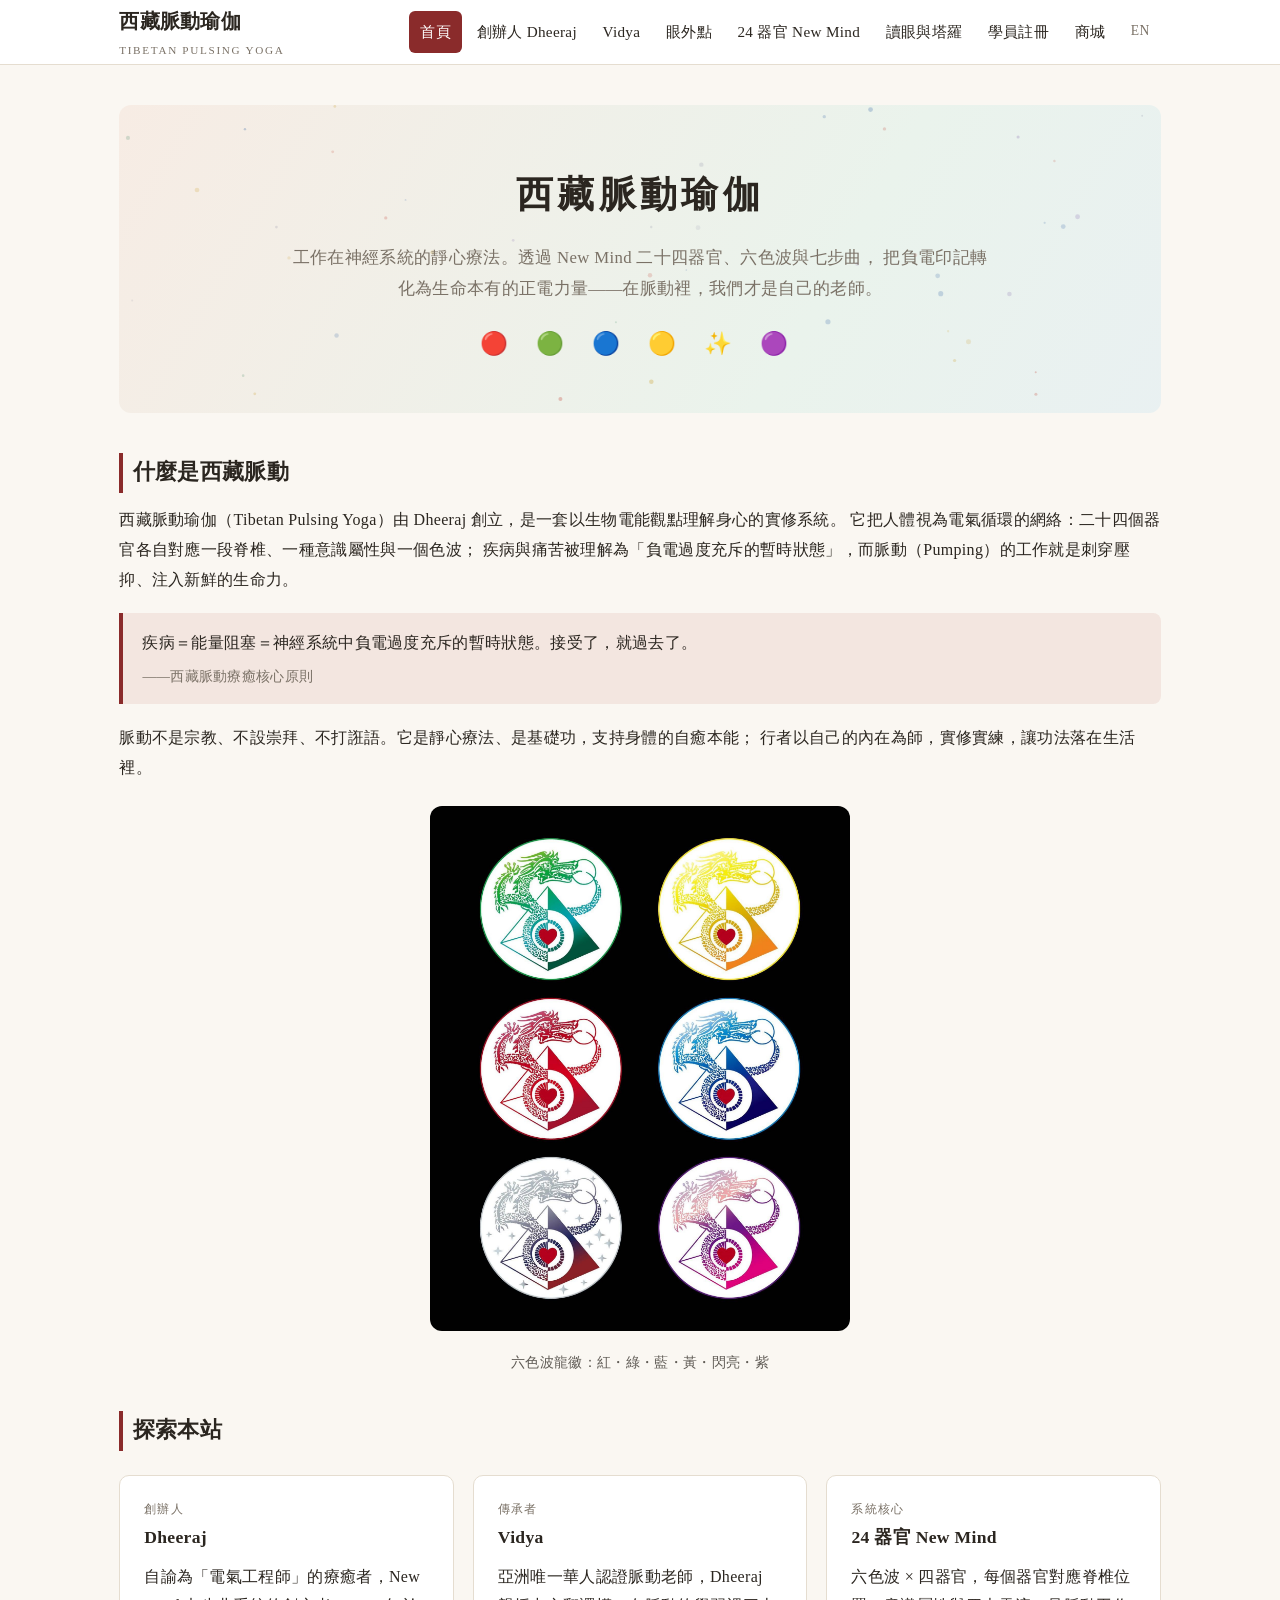
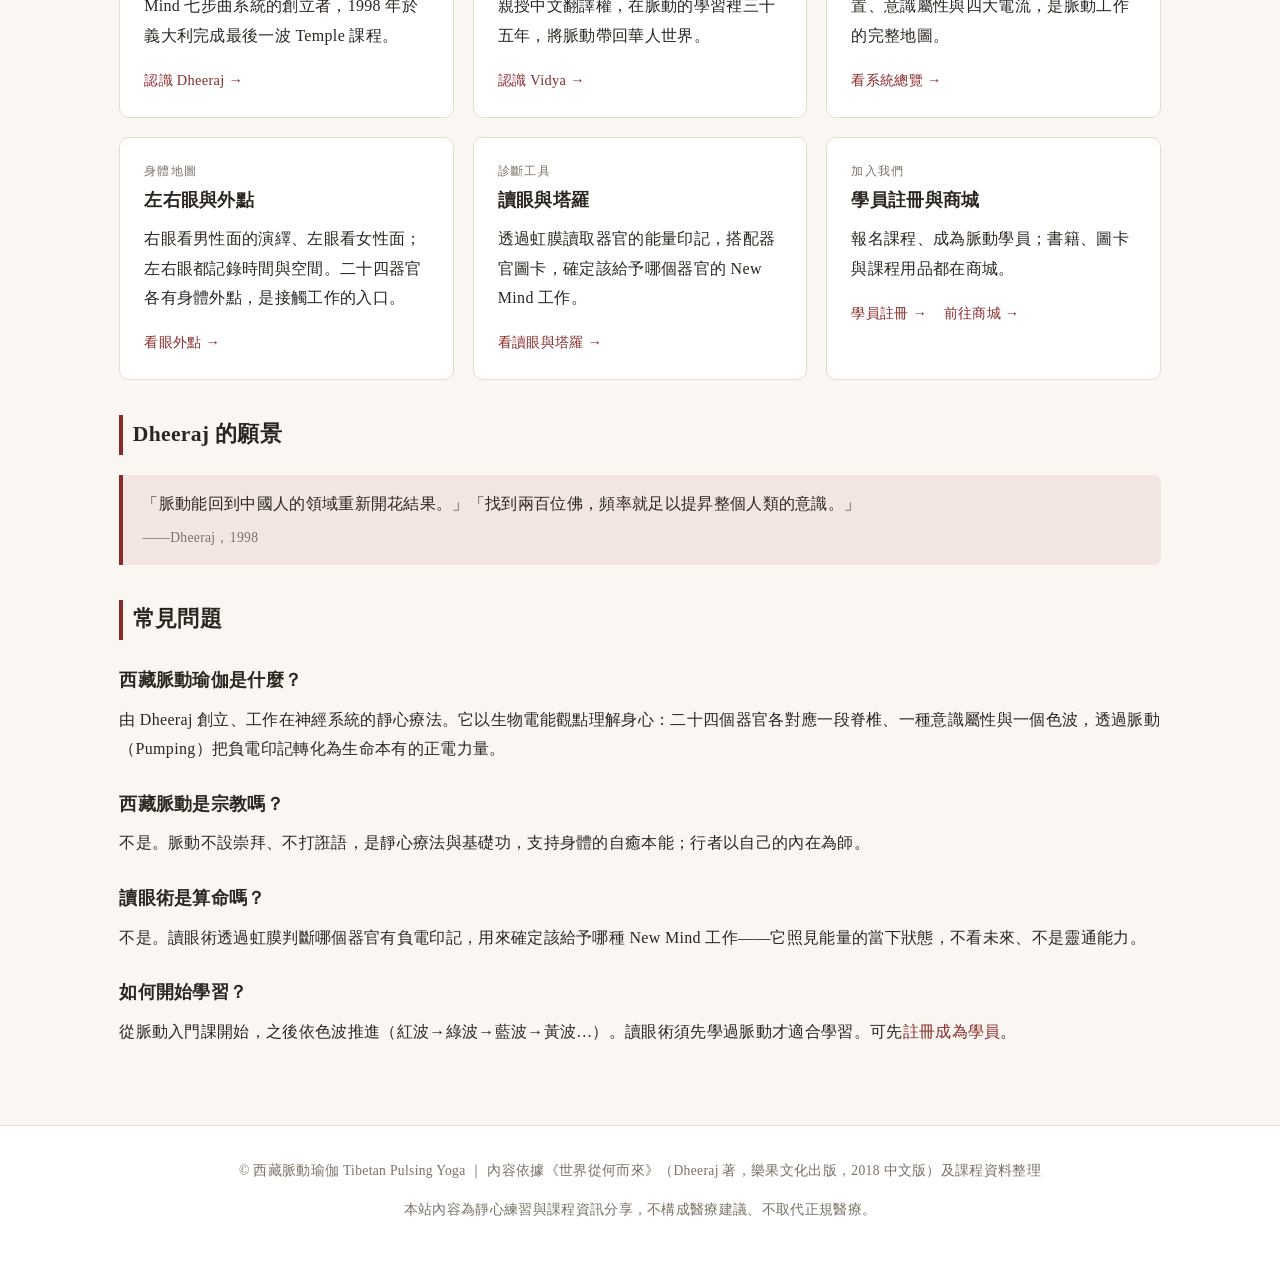
<file: index.html>
<!DOCTYPE html>
<html lang="zh-Hant">
<head>
<meta charset="UTF-8">
<meta name="viewport" content="width=device-width, initial-scale=1.0">
<title>西藏脈動瑜伽</title>
<meta name="description" content="西藏脈動瑜伽（Tibetan Pulsing Yoga）官方網站——Dheeraj 創立的西藏傳承靜心法門，透過 24 器官 New Mind、讀眼術與色波系統轉化神經系統的負電印記。課程資訊與學員註冊。">
<link rel="canonical" href="https://qmcolor700804-song.github.io/Tibetan-Pulsating-Yoga/">
<meta property="og:type" content="website">
<meta property="og:title" content="西藏脈動瑜伽">
<meta property="og:description" content="西藏脈動瑜伽（Tibetan Pulsing Yoga）官方網站——Dheeraj 創立的西藏傳承靜心法門，透過 24 器官 New Mind、讀眼術與色波系統轉化神經系統的負電印記。課程資訊與學員註冊。">
<meta property="og:url" content="https://qmcolor700804-song.github.io/Tibetan-Pulsating-Yoga/">
<meta property="og:site_name" content="西藏脈動瑜伽 Tibetan Pulsing Yoga">
<meta property="og:locale" content="zh_TW">
<meta name="twitter:card" content="summary">
<link rel="alternate" hreflang="zh-Hant" href="https://qmcolor700804-song.github.io/Tibetan-Pulsating-Yoga/">
<link rel="alternate" hreflang="en" href="https://qmcolor700804-song.github.io/Tibetan-Pulsating-Yoga/en/index.html">
<link rel="alternate" hreflang="x-default" href="https://qmcolor700804-song.github.io/Tibetan-Pulsating-Yoga/">
<link rel="stylesheet" href="assets/style.css">
<script type="application/ld+json">
{
 "@context": "https://schema.org",
 "@graph": [
  {
   "@type": "Organization",
   "name": "西藏脈動瑜伽 Tibetan Pulsing Yoga",
   "url": "https://qmcolor700804-song.github.io/Tibetan-Pulsating-Yoga/",
   "description": "Dheeraj 創立的西藏傳承靜心療法，透過 24 器官 New Mind、讀眼術與色波系統工作於神經系統。",
   "founder": {
    "@type": "Person",
    "name": "Dheeraj"
   }
  },
  {
   "@type": "WebSite",
   "name": "西藏脈動瑜伽",
   "url": "https://qmcolor700804-song.github.io/Tibetan-Pulsating-Yoga/",
   "inLanguage": "zh-Hant"
  },
  {
   "@type": "FAQPage",
   "mainEntity": [
    {
     "@type": "Question",
     "name": "西藏脈動瑜伽是什麼？",
     "acceptedAnswer": {
      "@type": "Answer",
      "text": "由 Dheeraj 創立、工作在神經系統的靜心療法。它以生物電能觀點理解身心：二十四個器官各對應一段脊椎、一種意識屬性與一個色波，透過脈動（Pumping）把負電印記轉化為生命本有的正電力量。"
     }
    },
    {
     "@type": "Question",
     "name": "西藏脈動是宗教嗎？",
     "acceptedAnswer": {
      "@type": "Answer",
      "text": "不是。脈動不設崇拜、不打誑語，是靜心療法與基礎功，支持身體的自癒本能；行者以自己的內在為師。"
     }
    },
    {
     "@type": "Question",
     "name": "讀眼術是算命嗎？",
     "acceptedAnswer": {
      "@type": "Answer",
      "text": "不是。讀眼術透過虹膜判斷哪個器官有負電印記，用來確定該給予哪種 New Mind 工作——它照見能量的當下狀態，不看未來、不是靈通能力。"
     }
    },
    {
     "@type": "Question",
     "name": "如何開始學習？",
     "acceptedAnswer": {
      "@type": "Answer",
      "text": "從脈動入門課開始，之後依色波推進（紅波→綠波→藍波→黃波…）。讀眼術須先學過脈動才適合學習。可先註冊成為學員。"
     }
    }
   ]
  }
 ]
}
</script>
</head>
<body>
<header class="site">
  <div class="navwrap">
    <div class="brand">西藏脈動瑜伽<small>TIBETAN PULSING YOGA</small></div>
    <nav class="main">
      <a href="index.html" class="active">首頁</a>
      <a href="about-dj.html">創辦人 Dheeraj</a>
      <a href="about-vidya.html">Vidya</a>
      <a href="eye-points.html">眼外點</a>
      <a href="organs.html">24 器官 New Mind</a>
      <a href="eye-tarot.html">讀眼與塔羅</a>
      <a href="register.html">學員註冊</a>
      <a href="shop.html">商城</a>
      <a href="en/index.html" class="lang">EN</a>
    </nav>
  </div>
</header>

<main>
  <section class="hero">
    <h1>西藏脈動瑜伽</h1>
    <p class="sub">工作在神經系統的靜心療法。透過 New Mind 二十四器官、六色波與七步曲，
    把負電印記轉化為生命本有的正電力量——在脈動裡，我們才是自己的老師。</p>
    <div class="waves">🔴 🟢 🔵 🟡 ✨ 🟣</div>
  </section>

  <h2>什麼是西藏脈動</h2>
  <p>西藏脈動瑜伽（Tibetan Pulsing Yoga）由 Dheeraj 創立，是一套以生物電能觀點理解身心的實修系統。
  它把人體視為電氣循環的網絡：二十四個器官各自對應一段脊椎、一種意識屬性與一個色波；
  疾病與痛苦被理解為「負電過度充斥的暫時狀態」，而脈動（Pumping）的工作就是刺穿壓抑、注入新鮮的生命力。</p>
  <blockquote>疾病＝能量阻塞＝神經系統中負電過度充斥的暫時狀態。接受了，就過去了。
  <cite>——西藏脈動療癒核心原則</cite></blockquote>
  <p>脈動不是宗教、不設崇拜、不打誑語。它是靜心療法、是基礎功，支持身體的自癒本能；
  行者以自己的內在為師，實修實練，讓功法落在生活裡。</p>
  <figure style="margin:1.5rem auto; text-align:center;">
    <img src="assets/dragons-6waves.jpg" alt="六色波龍徽——紅、綠、藍、黃、閃亮、紫六波" loading="lazy" style="width:min(420px, 92%); border-radius:12px;">
    <figcaption style="font-size:.9rem; opacity:.75; margin-top:.5rem;">六色波龍徽：紅・綠・藍・黃・閃亮・紫</figcaption>
  </figure>

  <h2>探索本站</h2>
  <div class="grid">
    <div class="card">
      <div class="tag">創辦人</div>
      <h3>Dheeraj</h3>
      <p>自諭為「電氣工程師」的療癒者，New Mind 七步曲系統的創立者，1998 年於義大利完成最後一波 Temple 課程。</p>
      <a class="more" href="about-dj.html">認識 Dheeraj →</a>
    </div>
    <div class="card">
      <div class="tag">傳承者</div>
      <h3>Vidya</h3>
      <p>亞洲唯一華人認證脈動老師，Dheeraj 親授中文翻譯權，在脈動的學習裡三十五年，將脈動帶回華人世界。</p>
      <a class="more" href="about-vidya.html">認識 Vidya →</a>
    </div>
    <div class="card">
      <div class="tag">系統核心</div>
      <h3>24 器官 New Mind</h3>
      <p>六色波 × 四器官，每個器官對應脊椎位置、意識屬性與四大電流，是脈動工作的完整地圖。</p>
      <a class="more" href="organs.html">看系統總覽 →</a>
    </div>
    <div class="card">
      <div class="tag">身體地圖</div>
      <h3>左右眼與外點</h3>
      <p>右眼看男性面的演繹、左眼看女性面；左右眼都記錄時間與空間。二十四器官各有身體外點，是接觸工作的入口。</p>
      <a class="more" href="eye-points.html">看眼外點 →</a>
    </div>
    <div class="card">
      <div class="tag">診斷工具</div>
      <h3>讀眼與塔羅</h3>
      <p>透過虹膜讀取器官的能量印記，搭配器官圖卡，確定該給予哪個器官的 New Mind 工作。</p>
      <a class="more" href="eye-tarot.html">看讀眼與塔羅 →</a>
    </div>
    <div class="card">
      <div class="tag">加入我們</div>
      <h3>學員註冊與商城</h3>
      <p>報名課程、成為脈動學員；書籍、圖卡與課程用品都在商城。</p>
      <a class="more" href="register.html">學員註冊 →</a>　<a class="more" href="shop.html">前往商城 →</a>
    </div>
  </div>

  <h2>Dheeraj 的願景</h2>
  <blockquote>「脈動能回到中國人的領域重新開花結果。」「找到兩百位佛，頻率就足以提昇整個人類的意識。」
  <cite>——Dheeraj，1998</cite></blockquote>

  <h2>常見問題</h2>
  <h3>西藏脈動瑜伽是什麼？</h3>
  <p>由 Dheeraj 創立、工作在神經系統的靜心療法。它以生物電能觀點理解身心：二十四個器官各對應一段脊椎、一種意識屬性與一個色波，透過脈動（Pumping）把負電印記轉化為生命本有的正電力量。</p>
  <h3>西藏脈動是宗教嗎？</h3>
  <p>不是。脈動不設崇拜、不打誑語，是靜心療法與基礎功，支持身體的自癒本能；行者以自己的內在為師。</p>
  <h3>讀眼術是算命嗎？</h3>
  <p>不是。讀眼術透過虹膜判斷哪個器官有負電印記，用來確定該給予哪種 New Mind 工作——它照見能量的當下狀態，不看未來、不是靈通能力。</p>
  <h3>如何開始學習？</h3>
  <p>從脈動入門課開始，之後依色波推進（紅波→綠波→藍波→黃波…）。讀眼術須先學過脈動才適合學習。可先<a href="register.html">註冊成為學員</a>。</p>
</main>

<footer class="site">
  <p>© 西藏脈動瑜伽 Tibetan Pulsing Yoga ｜ 內容依據《世界從何而來》（Dheeraj 著，樂果文化出版，2018 中文版）及課程資料整理</p>
  <p>本站內容為靜心練習與課程資訊分享，不構成醫療建議、不取代正規醫療。</p>
</footer>
<script src="assets/effects.js"></script>
</body>
</html>
</file>
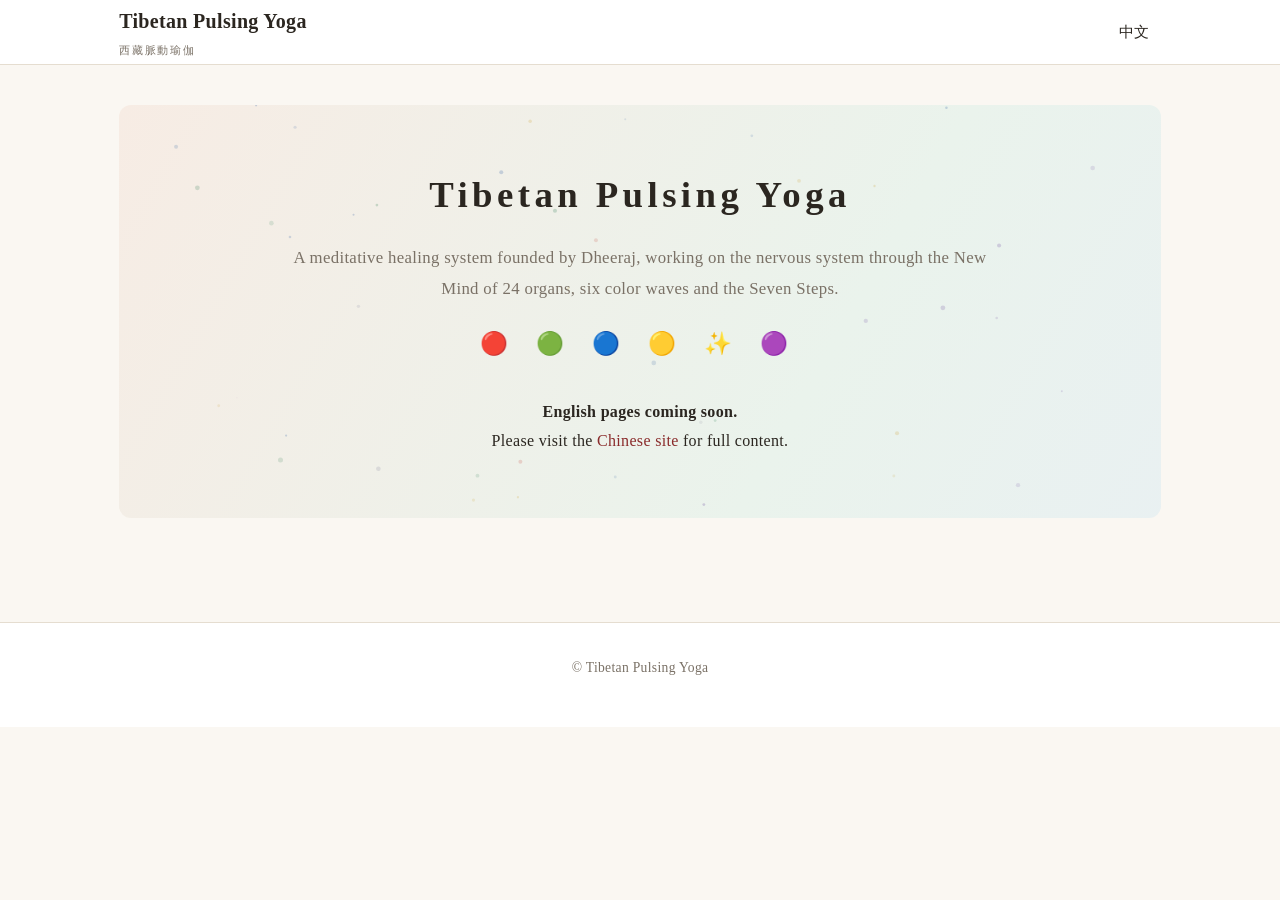
<file: en/index.html>
<!DOCTYPE html>
<html lang="en">
<head>
<meta charset="UTF-8">
<meta name="viewport" content="width=device-width, initial-scale=1.0">
<title>Tibetan Pulsing Yoga — English</title>
<meta name="description" content="Official site of Tibetan Pulsing Yoga - a meditation lineage founded by Dheeraj: 24-organ New Mind work, eye reading and the color-wave system.">
<link rel="canonical" href="https://qmcolor700804-song.github.io/Tibetan-Pulsating-Yoga/en/index.html">
<meta property="og:type" content="website">
<meta property="og:title" content="Tibetan Pulsing Yoga — English">
<meta property="og:description" content="Official site of Tibetan Pulsing Yoga - a meditation lineage founded by Dheeraj: 24-organ New Mind work, eye reading and the color-wave system.">
<meta property="og:url" content="https://qmcolor700804-song.github.io/Tibetan-Pulsating-Yoga/en/index.html">
<meta property="og:site_name" content="西藏脈動瑜伽 Tibetan Pulsing Yoga">
<meta property="og:locale" content="en_US">
<meta name="twitter:card" content="summary">
<link rel="alternate" hreflang="zh-Hant" href="https://qmcolor700804-song.github.io/Tibetan-Pulsating-Yoga/">
<link rel="alternate" hreflang="en" href="https://qmcolor700804-song.github.io/Tibetan-Pulsating-Yoga/en/index.html">
<link rel="alternate" hreflang="x-default" href="https://qmcolor700804-song.github.io/Tibetan-Pulsating-Yoga/">
<link rel="stylesheet" href="../assets/style.css">
</head>
<body>
<header class="site">
  <div class="navwrap">
    <div class="brand">Tibetan Pulsing Yoga<small>西藏脈動瑜伽</small></div>
    <nav class="main">
      <a href="../index.html">中文</a>
    </nav>
  </div>
</header>
<main>
  <section class="hero">
    <h1>Tibetan Pulsing Yoga</h1>
    <p class="sub">A meditative healing system founded by Dheeraj, working on the nervous system
    through the New Mind of 24 organs, six color waves and the Seven Steps.</p>
    <div class="waves">🔴 🟢 🔵 🟡 ✨ 🟣</div>
    <p style="margin-top:2rem"><strong>English pages coming soon.</strong><br>
    Please visit the <a href="../index.html">Chinese site</a> for full content.</p>
  </section>
</main>
<footer class="site">
  <p>© Tibetan Pulsing Yoga</p>
</footer>
<script src="../assets/effects.js"></script>
</body>
</html>
</file>
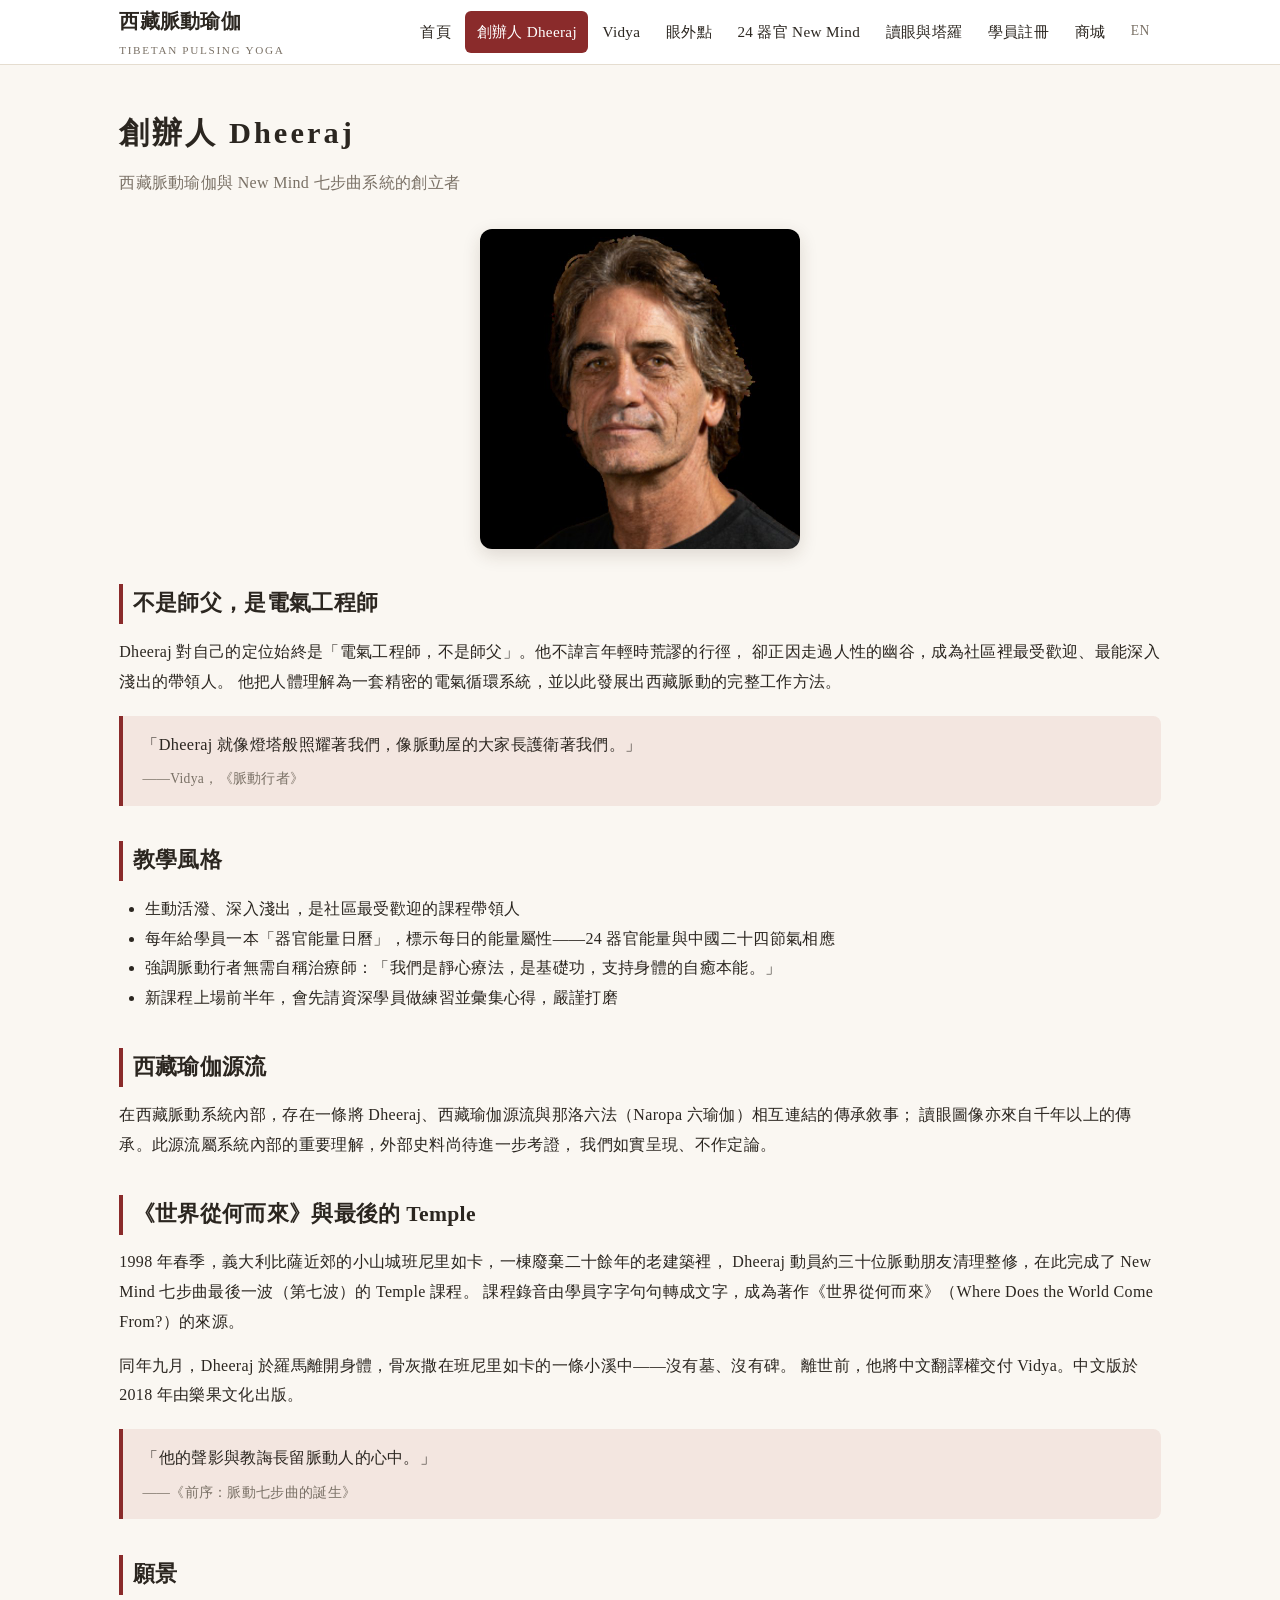
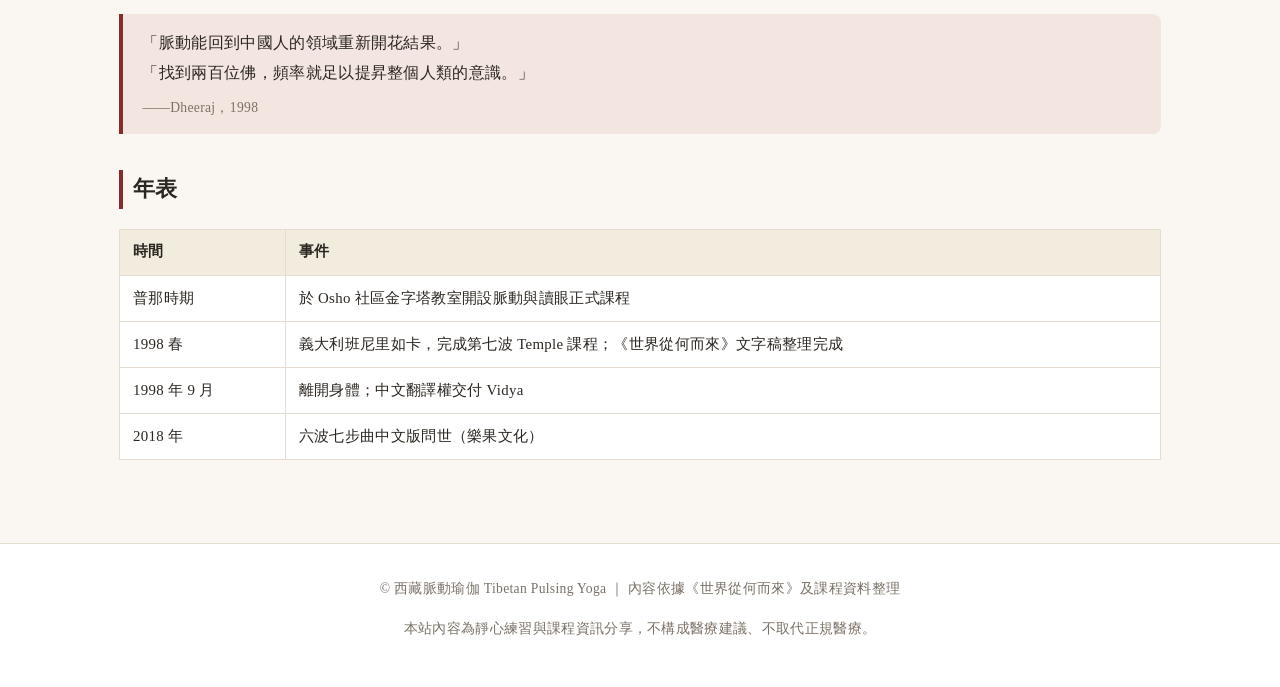
<file: about-dj.html>
<!DOCTYPE html>
<html lang="zh-Hant">
<head>
<meta charset="UTF-8">
<meta name="viewport" content="width=device-width, initial-scale=1.0">
<title>創辦人 Dheeraj — 西藏脈動瑜伽</title>
<meta name="description" content="西藏脈動瑜伽創辦人 Dheeraj 的生平與傳承——從西藏寺院古法到普那社區金字塔教室，New Mind 七步曲系統的創立歷程。">
<link rel="canonical" href="https://qmcolor700804-song.github.io/Tibetan-Pulsating-Yoga/about-dj.html">
<meta property="og:type" content="website">
<meta property="og:title" content="創辦人 Dheeraj — 西藏脈動瑜伽">
<meta property="og:description" content="西藏脈動瑜伽創辦人 Dheeraj 的生平與傳承——從西藏寺院古法到普那社區金字塔教室，New Mind 七步曲系統的創立歷程。">
<meta property="og:url" content="https://qmcolor700804-song.github.io/Tibetan-Pulsating-Yoga/about-dj.html">
<meta property="og:site_name" content="西藏脈動瑜伽 Tibetan Pulsing Yoga">
<meta property="og:locale" content="zh_TW">
<meta name="twitter:card" content="summary">
<link rel="stylesheet" href="assets/style.css">
</head>
<body>
<header class="site">
  <div class="navwrap">
    <div class="brand">西藏脈動瑜伽<small>TIBETAN PULSING YOGA</small></div>
    <nav class="main">
      <a href="index.html">首頁</a>
      <a href="about-dj.html" class="active">創辦人 Dheeraj</a>
      <a href="about-vidya.html">Vidya</a>
      <a href="eye-points.html">眼外點</a>
      <a href="organs.html">24 器官 New Mind</a>
      <a href="eye-tarot.html">讀眼與塔羅</a>
      <a href="register.html">學員註冊</a>
      <a href="shop.html">商城</a>
      <a href="en/index.html" class="lang">EN</a>
    </nav>
  </div>
</header>

<main>
  <h1 class="page">創辦人 Dheeraj</h1>
  <p class="lead">西藏脈動瑜伽與 New Mind 七步曲系統的創立者</p>
  <img src="assets/dheeraj.jpg" alt="Dheeraj 近照" style="display:block; margin:0 auto 1.5rem; width:min(320px, 80%); border-radius:12px; box-shadow:0 6px 18px rgba(60,40,20,.15);">


  <h2>不是師父，是電氣工程師</h2>
  <p>Dheeraj 對自己的定位始終是「電氣工程師，不是師父」。他不諱言年輕時荒謬的行徑，
  卻正因走過人性的幽谷，成為社區裡最受歡迎、最能深入淺出的帶領人。
  他把人體理解為一套精密的電氣循環系統，並以此發展出西藏脈動的完整工作方法。</p>
  <blockquote>「Dheeraj 就像燈塔般照耀著我們，像脈動屋的大家長護衛著我們。」
  <cite>——Vidya，《脈動行者》</cite></blockquote>

  <h2>教學風格</h2>
  <ul>
    <li>生動活潑、深入淺出，是社區最受歡迎的課程帶領人</li>
    <li>每年給學員一本「器官能量日曆」，標示每日的能量屬性——24 器官能量與中國二十四節氣相應</li>
    <li>強調脈動行者無需自稱治療師：「我們是靜心療法，是基礎功，支持身體的自癒本能。」</li>
    <li>新課程上場前半年，會先請資深學員做練習並彙集心得，嚴謹打磨</li>
  </ul>

  <h2>西藏瑜伽源流</h2>
  <p>在西藏脈動系統內部，存在一條將 Dheeraj、西藏瑜伽源流與那洛六法（Naropa 六瑜伽）相互連結的傳承敘事；
  讀眼圖像亦來自千年以上的傳承。此源流屬系統內部的重要理解，外部史料尚待進一步考證，
  我們如實呈現、不作定論。</p>

  <h2>《世界從何而來》與最後的 Temple</h2>
  <p>1998 年春季，義大利比薩近郊的小山城班尼里如卡，一棟廢棄二十餘年的老建築裡，
  Dheeraj 動員約三十位脈動朋友清理整修，在此完成了 New Mind 七步曲最後一波（第七波）的 Temple 課程。
  課程錄音由學員字字句句轉成文字，成為著作《世界從何而來》（Where Does the World Come From?）的來源。</p>
  <p>同年九月，Dheeraj 於羅馬離開身體，骨灰撒在班尼里如卡的一條小溪中——沒有墓、沒有碑。
  離世前，他將中文翻譯權交付 Vidya。中文版於 2018 年由樂果文化出版。</p>
  <blockquote>「他的聲影與教誨長留脈動人的心中。」<cite>——《前序：脈動七步曲的誕生》</cite></blockquote>

  <h2>願景</h2>
  <blockquote>「脈動能回到中國人的領域重新開花結果。」<br>
  「找到兩百位佛，頻率就足以提昇整個人類的意識。」<cite>——Dheeraj，1998</cite></blockquote>

  <h2>年表</h2>
  <div class="tablewrap">
  <table>
    <tr><th>時間</th><th class="wrap">事件</th></tr>
    <tr><td>普那時期</td><td class="wrap">於 Osho 社區金字塔教室開設脈動與讀眼正式課程</td></tr>
    <tr><td>1998 春</td><td class="wrap">義大利班尼里如卡，完成第七波 Temple 課程；《世界從何而來》文字稿整理完成</td></tr>
    <tr><td>1998 年 9 月</td><td class="wrap">離開身體；中文翻譯權交付 Vidya</td></tr>
    <tr><td>2018 年</td><td class="wrap">六波七步曲中文版問世（樂果文化）</td></tr>
  </table>
  </div>
</main>

<footer class="site">
  <p>© 西藏脈動瑜伽 Tibetan Pulsing Yoga ｜ 內容依據《世界從何而來》及課程資料整理</p>
  <p>本站內容為靜心練習與課程資訊分享，不構成醫療建議、不取代正規醫療。</p>
</footer>
<script src="assets/effects.js"></script>
</body>
</html>
</file>
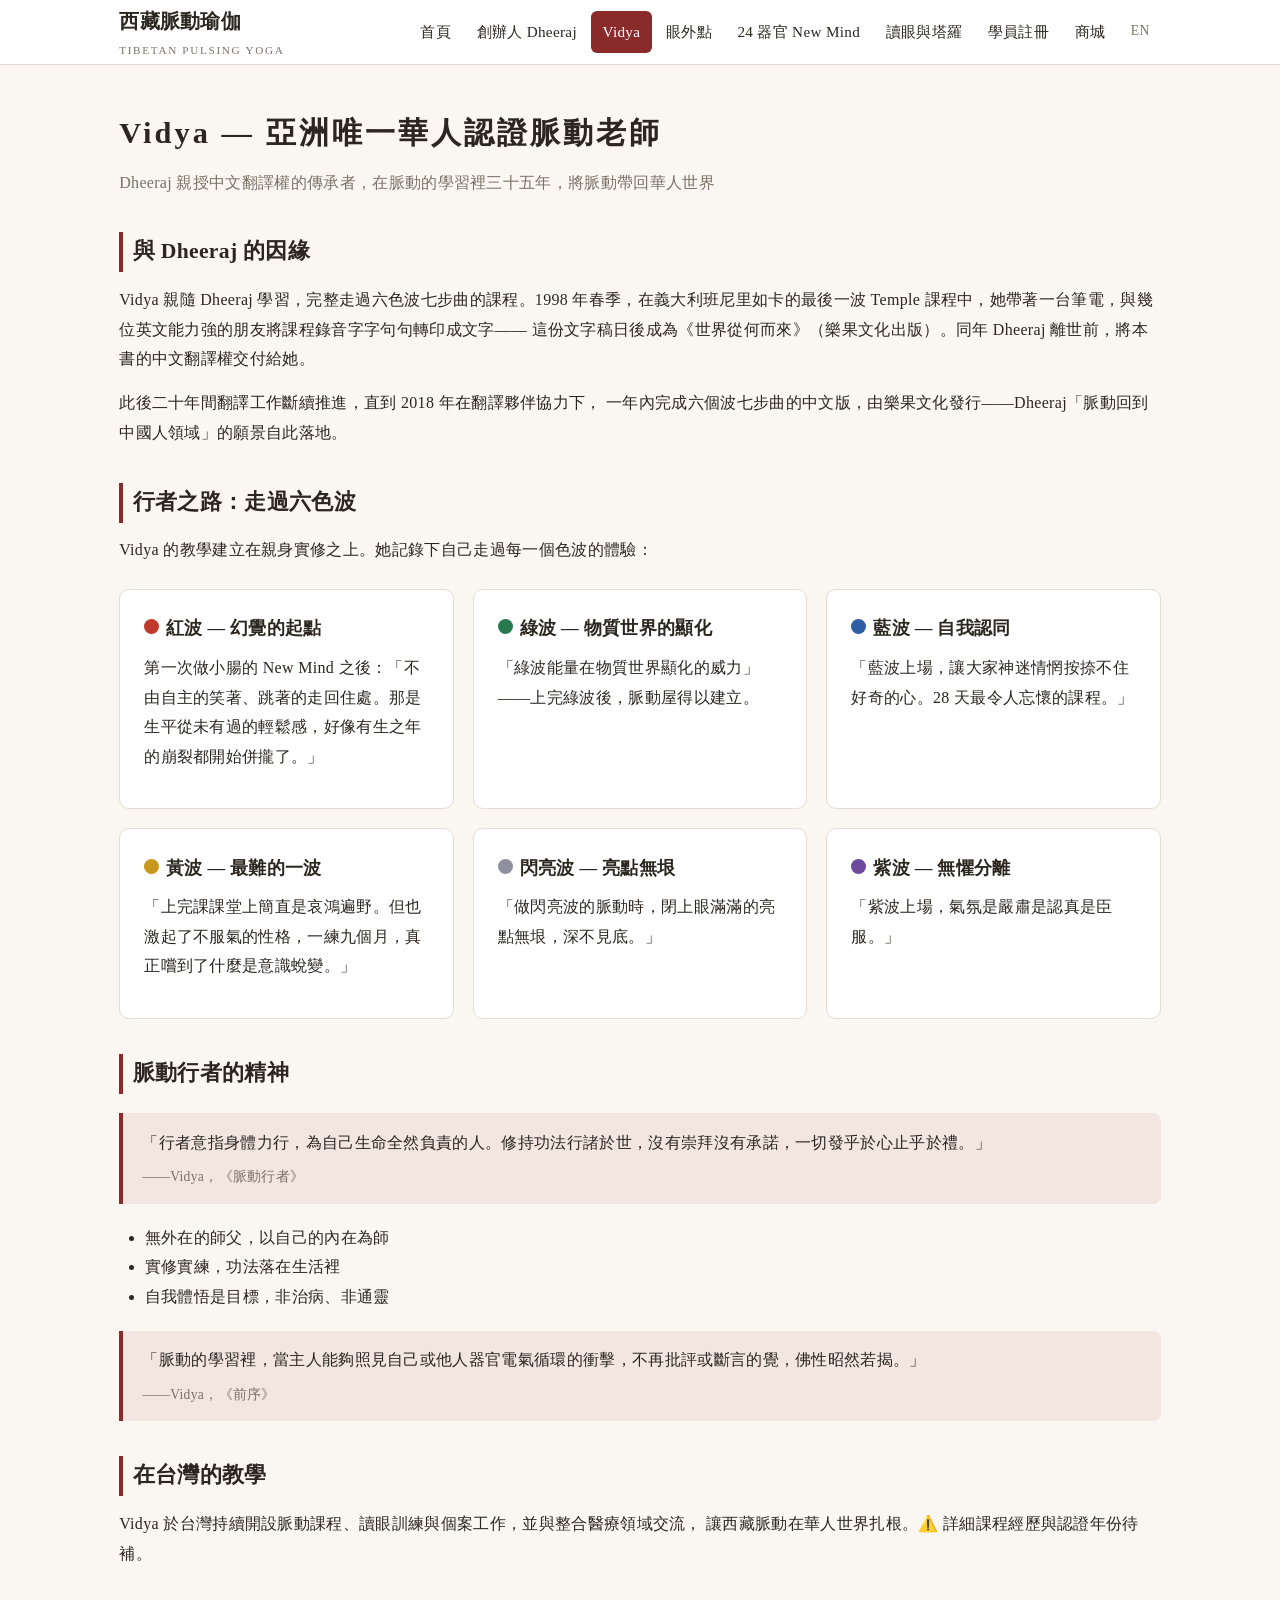
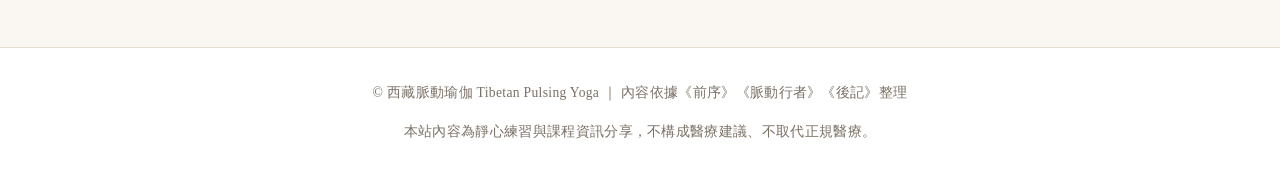
<file: about-vidya.html>
<!DOCTYPE html>
<html lang="zh-Hant">
<head>
<meta charset="UTF-8">
<meta name="viewport" content="width=device-width, initial-scale=1.0">
<title>Vidya — 西藏脈動瑜伽</title>
<meta name="description" content="Vidya——Dheeraj 親授中文翻譯權的西藏脈動傳承者，在脈動的學習裡三十五年，將脈動與讀眼術帶回華人世界。">
<link rel="canonical" href="https://qmcolor700804-song.github.io/Tibetan-Pulsating-Yoga/about-vidya.html">
<meta property="og:type" content="website">
<meta property="og:title" content="Vidya — 西藏脈動瑜伽">
<meta property="og:description" content="Vidya——Dheeraj 親授中文翻譯權的西藏脈動傳承者，在脈動的學習裡三十五年，將脈動與讀眼術帶回華人世界。">
<meta property="og:url" content="https://qmcolor700804-song.github.io/Tibetan-Pulsating-Yoga/about-vidya.html">
<meta property="og:site_name" content="西藏脈動瑜伽 Tibetan Pulsing Yoga">
<meta property="og:locale" content="zh_TW">
<meta name="twitter:card" content="summary">
<link rel="stylesheet" href="assets/style.css">
</head>
<body>
<header class="site">
  <div class="navwrap">
    <div class="brand">西藏脈動瑜伽<small>TIBETAN PULSING YOGA</small></div>
    <nav class="main">
      <a href="index.html">首頁</a>
      <a href="about-dj.html">創辦人 Dheeraj</a>
      <a href="about-vidya.html" class="active">Vidya</a>
      <a href="eye-points.html">眼外點</a>
      <a href="organs.html">24 器官 New Mind</a>
      <a href="eye-tarot.html">讀眼與塔羅</a>
      <a href="register.html">學員註冊</a>
      <a href="shop.html">商城</a>
      <a href="en/index.html" class="lang">EN</a>
    </nav>
  </div>
</header>

<main>
  <h1 class="page">Vidya — 亞洲唯一華人認證脈動老師</h1>
  <p class="lead">Dheeraj 親授中文翻譯權的傳承者，在脈動的學習裡三十五年，將脈動帶回華人世界</p>


  <h2>與 Dheeraj 的因緣</h2>
  <p>Vidya 親隨 Dheeraj 學習，完整走過六色波七步曲的課程。1998 年春季，在義大利班尼里如卡的最後一波
  Temple 課程中，她帶著一台筆電，與幾位英文能力強的朋友將課程錄音字字句句轉印成文字——
  這份文字稿日後成為《世界從何而來》（樂果文化出版）。同年 Dheeraj 離世前，將本書的中文翻譯權交付給她。</p>
  <p>此後二十年間翻譯工作斷續推進，直到 2018 年在翻譯夥伴協力下，
  一年內完成六個波七步曲的中文版，由樂果文化發行——Dheeraj「脈動回到中國人領域」的願景自此落地。</p>

  <h2>行者之路：走過六色波</h2>
  <p>Vidya 的教學建立在親身實修之上。她記錄下自己走過每一個色波的體驗：</p>
  <div class="grid">
    <div class="card"><h3><span class="waveband" style="background:var(--red)"></span>紅波 — 幻覺的起點</h3>
      <p>第一次做小腸的 New Mind 之後：「不由自主的笑著、跳著的走回住處。那是生平從未有過的輕鬆感，好像有生之年的崩裂都開始併攏了。」</p></div>
    <div class="card"><h3><span class="waveband" style="background:var(--green)"></span>綠波 — 物質世界的顯化</h3>
      <p>「綠波能量在物質世界顯化的威力」——上完綠波後，脈動屋得以建立。</p></div>
    <div class="card"><h3><span class="waveband" style="background:var(--blue)"></span>藍波 — 自我認同</h3>
      <p>「藍波上場，讓大家神迷情惘按捺不住好奇的心。28 天最令人忘懷的課程。」</p></div>
    <div class="card"><h3><span class="waveband" style="background:var(--yellow)"></span>黃波 — 最難的一波</h3>
      <p>「上完課課堂上簡直是哀鴻遍野。但也激起了不服氣的性格，一練九個月，真正嚐到了什麼是意識蛻變。」</p></div>
    <div class="card"><h3><span class="waveband" style="background:var(--shine)"></span>閃亮波 — 亮點無垠</h3>
      <p>「做閃亮波的脈動時，閉上眼滿滿的亮點無垠，深不見底。」</p></div>
    <div class="card"><h3><span class="waveband" style="background:var(--purple)"></span>紫波 — 無懼分離</h3>
      <p>「紫波上場，氣氛是嚴肅是認真是臣服。」</p></div>
  </div>

  <h2>脈動行者的精神</h2>
  <blockquote>「行者意指身體力行，為自己生命全然負責的人。修持功法行諸於世，沒有崇拜沒有承諾，一切發乎於心止乎於禮。」
  <cite>——Vidya，《脈動行者》</cite></blockquote>
  <ul>
    <li>無外在的師父，以自己的內在為師</li>
    <li>實修實練，功法落在生活裡</li>
    <li>自我體悟是目標，非治病、非通靈</li>
  </ul>
  <blockquote>「脈動的學習裡，當主人能夠照見自己或他人器官電氣循環的衝擊，不再批評或斷言的覺，佛性昭然若揭。」
  <cite>——Vidya，《前序》</cite></blockquote>

  <h2>在台灣的教學</h2>
  <p>Vidya 於台灣持續開設脈動課程、讀眼訓練與個案工作，並與整合醫療領域交流，
  讓西藏脈動在華人世界扎根。⚠️ 詳細課程經歷與認證年份待補。</p>
</main>

<footer class="site">
  <p>© 西藏脈動瑜伽 Tibetan Pulsing Yoga ｜ 內容依據《前序》《脈動行者》《後記》整理</p>
  <p>本站內容為靜心練習與課程資訊分享，不構成醫療建議、不取代正規醫療。</p>
</footer>
<script src="assets/effects.js"></script>
</body>
</html>
</file>
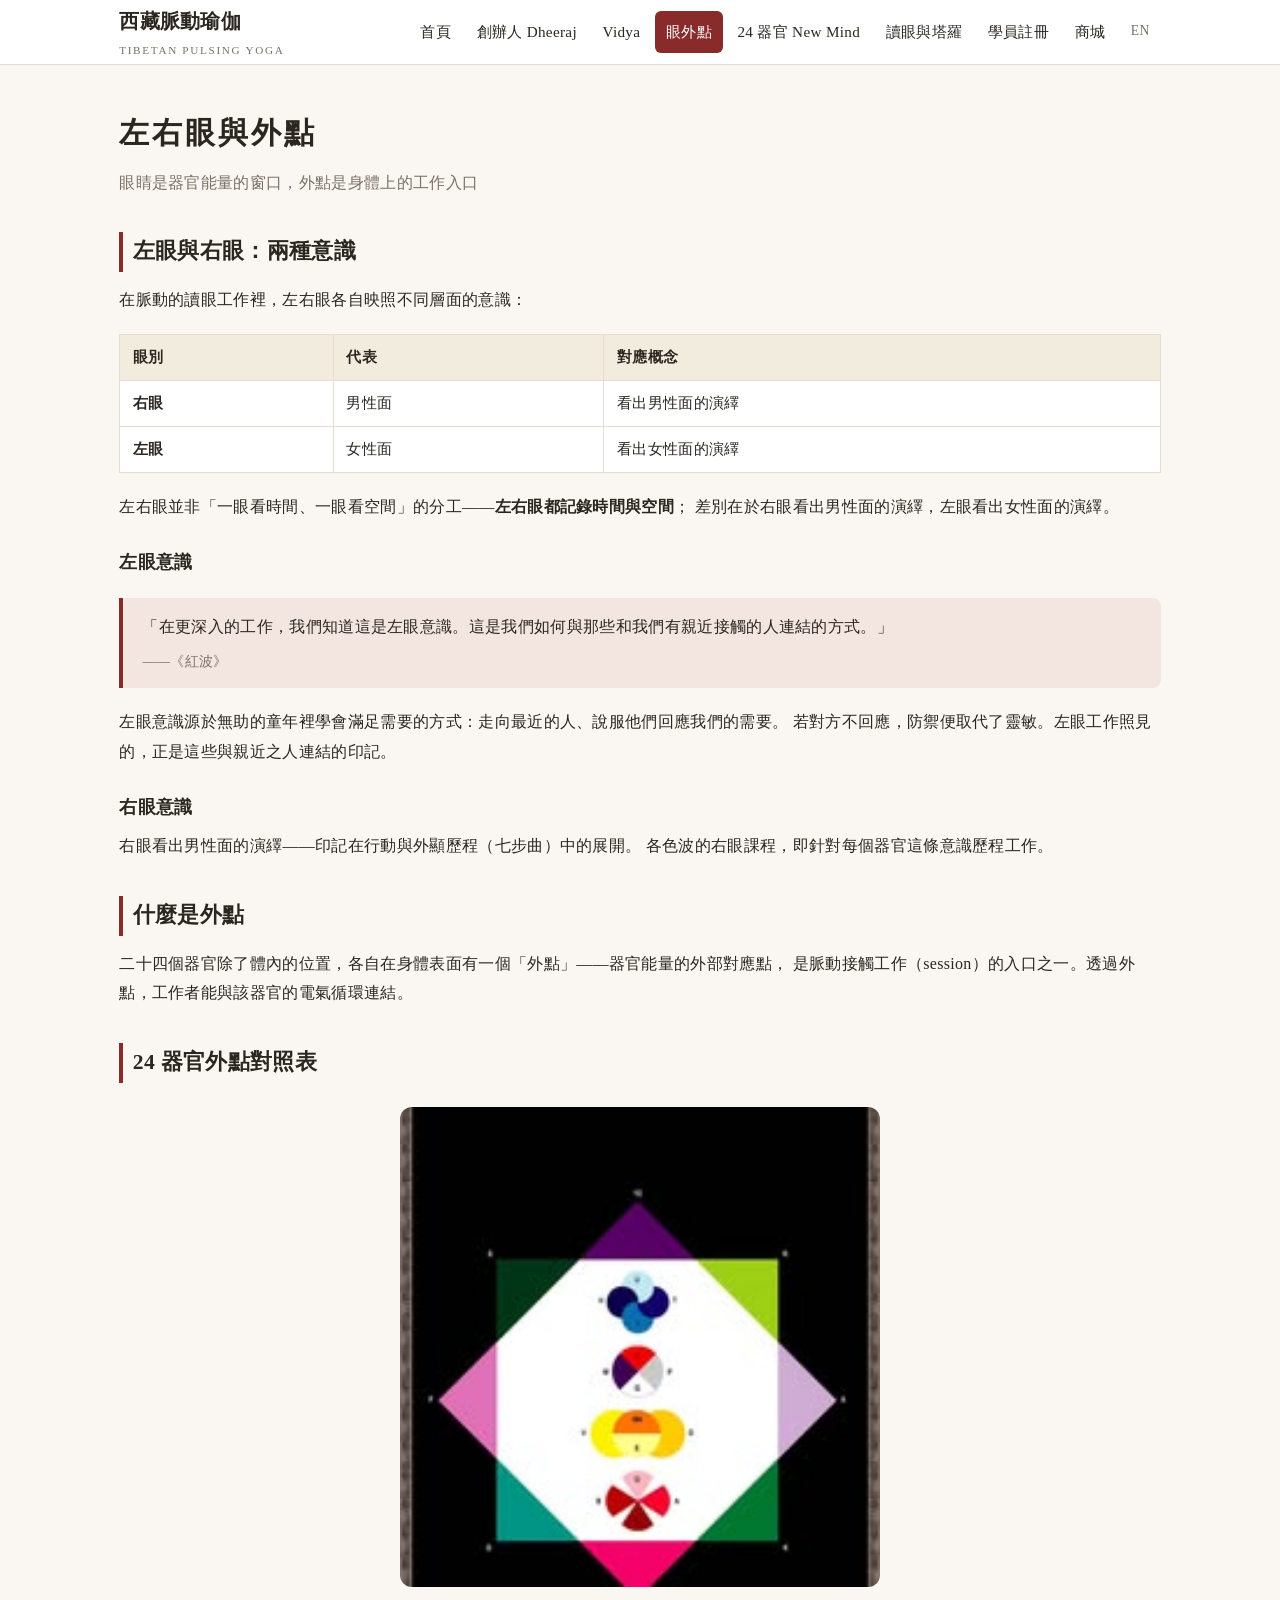
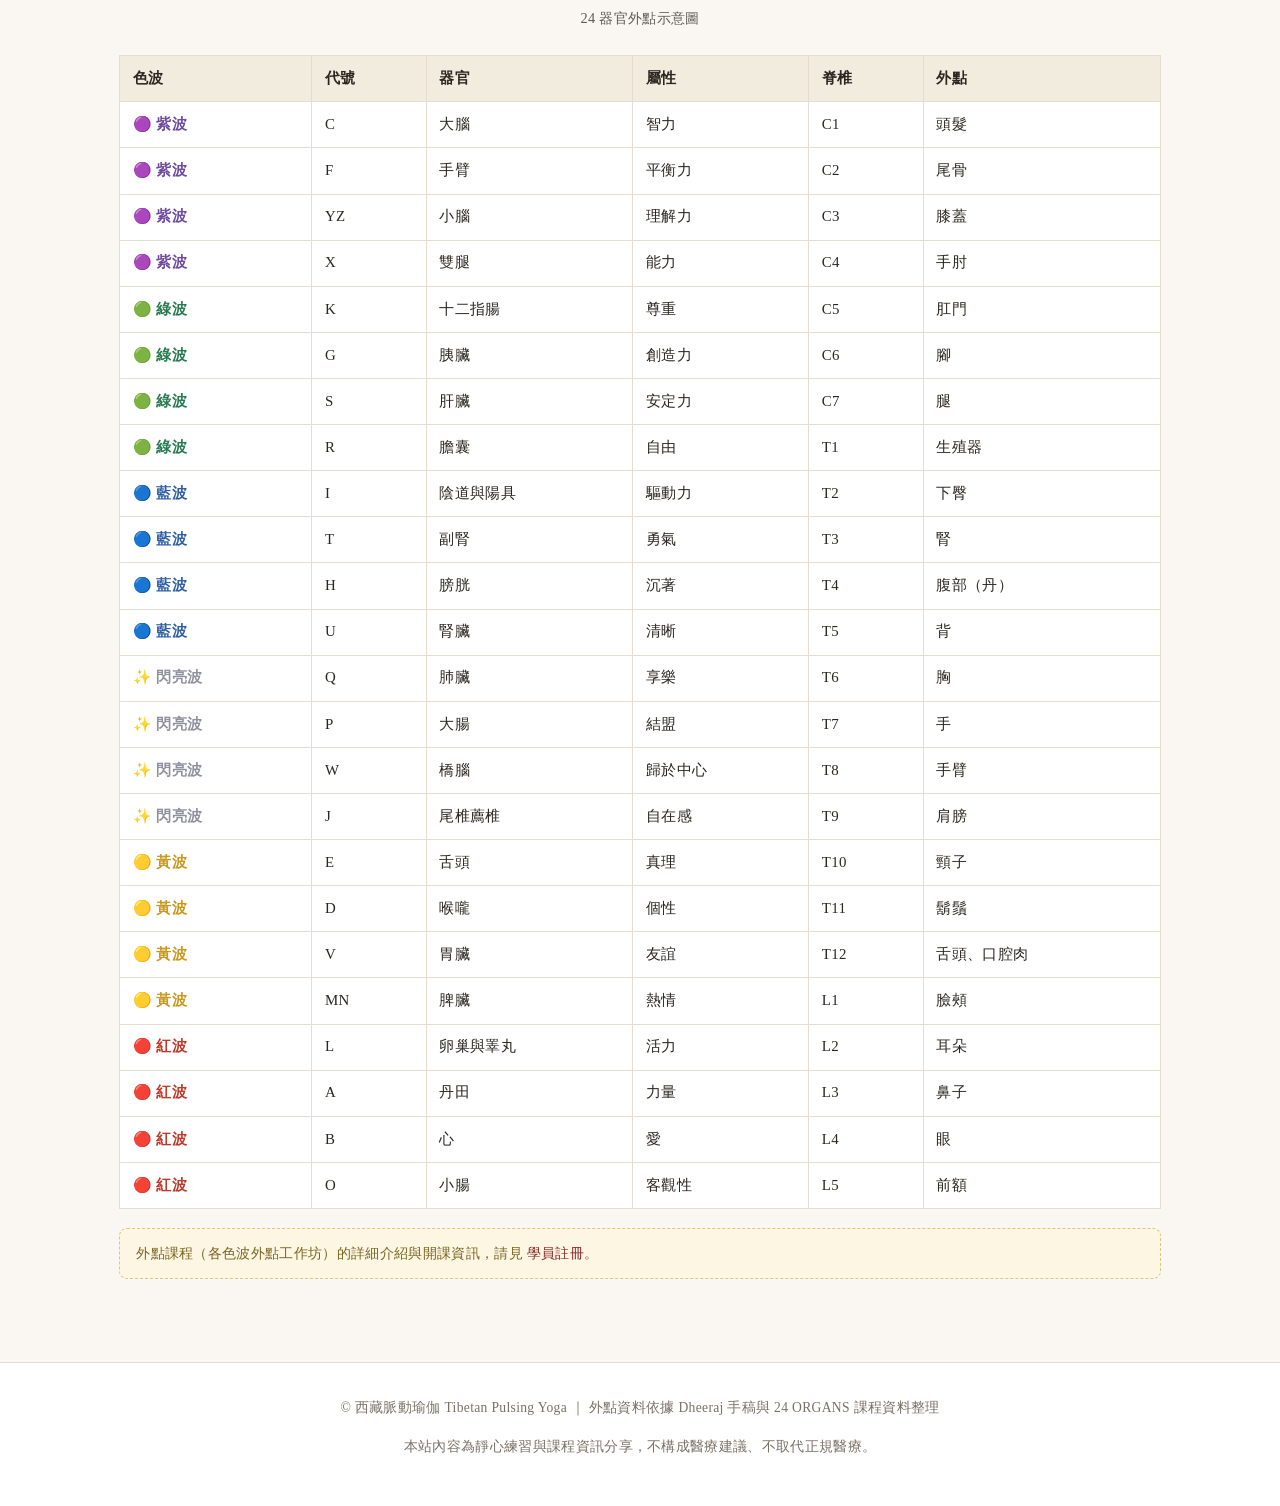
<file: eye-points.html>
<!DOCTYPE html>
<html lang="zh-Hant">
<head>
<meta charset="UTF-8">
<meta name="viewport" content="width=device-width, initial-scale=1.0">
<title>左右眼與外點 — 西藏脈動瑜伽</title>
<meta name="description" content="西藏脈動的左右眼與外點系統——眼睛是器官能量的窗口，外點是身體上的工作入口；左右眼分工與 24 器官外點對照。">
<link rel="canonical" href="https://qmcolor700804-song.github.io/Tibetan-Pulsating-Yoga/eye-points.html">
<meta property="og:type" content="website">
<meta property="og:title" content="左右眼與外點 — 西藏脈動瑜伽">
<meta property="og:description" content="西藏脈動的左右眼與外點系統——眼睛是器官能量的窗口，外點是身體上的工作入口；左右眼分工與 24 器官外點對照。">
<meta property="og:url" content="https://qmcolor700804-song.github.io/Tibetan-Pulsating-Yoga/eye-points.html">
<meta property="og:site_name" content="西藏脈動瑜伽 Tibetan Pulsing Yoga">
<meta property="og:locale" content="zh_TW">
<meta name="twitter:card" content="summary">
<link rel="stylesheet" href="assets/style.css">
</head>
<body>
<header class="site">
  <div class="navwrap">
    <div class="brand">西藏脈動瑜伽<small>TIBETAN PULSING YOGA</small></div>
    <nav class="main">
      <a href="index.html">首頁</a>
      <a href="about-dj.html">創辦人 Dheeraj</a>
      <a href="about-vidya.html">Vidya</a>
      <a href="eye-points.html" class="active">眼外點</a>
      <a href="organs.html">24 器官 New Mind</a>
      <a href="eye-tarot.html">讀眼與塔羅</a>
      <a href="register.html">學員註冊</a>
      <a href="shop.html">商城</a>
      <a href="en/index.html" class="lang">EN</a>
    </nav>
  </div>
</header>

<main>
  <h1 class="page">左右眼與外點</h1>
  <p class="lead">眼睛是器官能量的窗口，外點是身體上的工作入口</p>

  <h2>左眼與右眼：兩種意識</h2>
  <p>在脈動的讀眼工作裡，左右眼各自映照不同層面的意識：</p>
  <div class="tablewrap">
  <table>
    <tr><th>眼別</th><th>代表</th><th class="wrap">對應概念</th></tr>
    <tr><td><strong>右眼</strong></td><td>男性面</td><td class="wrap">看出男性面的演繹</td></tr>
    <tr><td><strong>左眼</strong></td><td>女性面</td><td class="wrap">看出女性面的演繹</td></tr>
  </table>
  </div>
  <p>左右眼並非「一眼看時間、一眼看空間」的分工——<strong>左右眼都記錄時間與空間</strong>；
  差別在於右眼看出男性面的演繹，左眼看出女性面的演繹。</p>
  <h3>左眼意識</h3>
  <blockquote>「在更深入的工作，我們知道這是左眼意識。這是我們如何與那些和我們有親近接觸的人連結的方式。」
  <cite>——《紅波》</cite></blockquote>
  <p>左眼意識源於無助的童年裡學會滿足需要的方式：走向最近的人、說服他們回應我們的需要。
  若對方不回應，防禦便取代了靈敏。左眼工作照見的，正是這些與親近之人連結的印記。</p>
  <h3>右眼意識</h3>
  <p>右眼看出男性面的演繹——印記在行動與外顯歷程（七步曲）中的展開。
  各色波的右眼課程，即針對每個器官這條意識歷程工作。</p>

  <h2>什麼是外點</h2>
  <p>二十四個器官除了體內的位置，各自在身體表面有一個「外點」——器官能量的外部對應點，
  是脈動接觸工作（session）的入口之一。透過外點，工作者能與該器官的電氣循環連結。</p>

  <h2>24 器官外點對照表</h2>
  <figure style="margin:1.5rem auto; text-align:center;">
    <img src="assets/eyepoints-24.jpg" alt="24 器官外點圖" loading="lazy" style="width:min(480px, 92%); border-radius:12px;">
    <figcaption style="font-size:.9rem; opacity:.75; margin-top:.5rem;">24 器官外點示意圖</figcaption>
  </figure>
  <div class="tablewrap">
  <table>
    <tr><th>色波</th><th>代號</th><th>器官</th><th>屬性</th><th>脊椎</th><th>外點</th></tr>
    <tr><td class="w-purple">🟣 紫波</td><td>C</td><td>大腦</td><td>智力</td><td>C1</td><td>頭髮</td></tr>
    <tr><td class="w-purple">🟣 紫波</td><td>F</td><td>手臂</td><td>平衡力</td><td>C2</td><td>尾骨</td></tr>
    <tr><td class="w-purple">🟣 紫波</td><td>YZ</td><td>小腦</td><td>理解力</td><td>C3</td><td>膝蓋</td></tr>
    <tr><td class="w-purple">🟣 紫波</td><td>X</td><td>雙腿</td><td>能力</td><td>C4</td><td>手肘</td></tr>
    <tr><td class="w-green">🟢 綠波</td><td>K</td><td>十二指腸</td><td>尊重</td><td>C5</td><td>肛門</td></tr>
    <tr><td class="w-green">🟢 綠波</td><td>G</td><td>胰臟</td><td>創造力</td><td>C6</td><td>腳</td></tr>
    <tr><td class="w-green">🟢 綠波</td><td>S</td><td>肝臟</td><td>安定力</td><td>C7</td><td>腿</td></tr>
    <tr><td class="w-green">🟢 綠波</td><td>R</td><td>膽囊</td><td>自由</td><td>T1</td><td>生殖器</td></tr>
    <tr><td class="w-blue">🔵 藍波</td><td>I</td><td>陰道與陽具</td><td>驅動力</td><td>T2</td><td>下臀</td></tr>
    <tr><td class="w-blue">🔵 藍波</td><td>T</td><td>副腎</td><td>勇氣</td><td>T3</td><td>腎</td></tr>
    <tr><td class="w-blue">🔵 藍波</td><td>H</td><td>膀胱</td><td>沉著</td><td>T4</td><td>腹部（丹）</td></tr>
    <tr><td class="w-blue">🔵 藍波</td><td>U</td><td>腎臟</td><td>清晰</td><td>T5</td><td>背</td></tr>
    <tr><td class="w-shine">✨ 閃亮波</td><td>Q</td><td>肺臟</td><td>享樂</td><td>T6</td><td>胸</td></tr>
    <tr><td class="w-shine">✨ 閃亮波</td><td>P</td><td>大腸</td><td>結盟</td><td>T7</td><td>手</td></tr>
    <tr><td class="w-shine">✨ 閃亮波</td><td>W</td><td>橋腦</td><td>歸於中心</td><td>T8</td><td>手臂</td></tr>
    <tr><td class="w-shine">✨ 閃亮波</td><td>J</td><td>尾椎薦椎</td><td>自在感</td><td>T9</td><td>肩膀</td></tr>
    <tr><td class="w-yellow">🟡 黃波</td><td>E</td><td>舌頭</td><td>真理</td><td>T10</td><td>頸子</td></tr>
    <tr><td class="w-yellow">🟡 黃波</td><td>D</td><td>喉嚨</td><td>個性</td><td>T11</td><td>鬍鬚</td></tr>
    <tr><td class="w-yellow">🟡 黃波</td><td>V</td><td>胃臟</td><td>友誼</td><td>T12</td><td>舌頭、口腔肉</td></tr>
    <tr><td class="w-yellow">🟡 黃波</td><td>MN</td><td>脾臟</td><td>熱情</td><td>L1</td><td>臉頰</td></tr>
    <tr><td class="w-red">🔴 紅波</td><td>L</td><td>卵巢與睪丸</td><td>活力</td><td>L2</td><td>耳朵</td></tr>
    <tr><td class="w-red">🔴 紅波</td><td>A</td><td>丹田</td><td>力量</td><td>L3</td><td>鼻子</td></tr>
    <tr><td class="w-red">🔴 紅波</td><td>B</td><td>心</td><td>愛</td><td>L4</td><td>眼</td></tr>
    <tr><td class="w-red">🔴 紅波</td><td>O</td><td>小腸</td><td>客觀性</td><td>L5</td><td>前額</td></tr>
  </table>
  </div>
  <p class="notice">外點課程（各色波外點工作坊）的詳細介紹與開課資訊，請見 <a href="register.html">學員註冊</a>。</p>
</main>

<footer class="site">
  <p>© 西藏脈動瑜伽 Tibetan Pulsing Yoga ｜ 外點資料依據 Dheeraj 手稿與 24 ORGANS 課程資料整理</p>
  <p>本站內容為靜心練習與課程資訊分享，不構成醫療建議、不取代正規醫療。</p>
</footer>
<script src="assets/effects.js"></script>
</body>
</html>
</file>
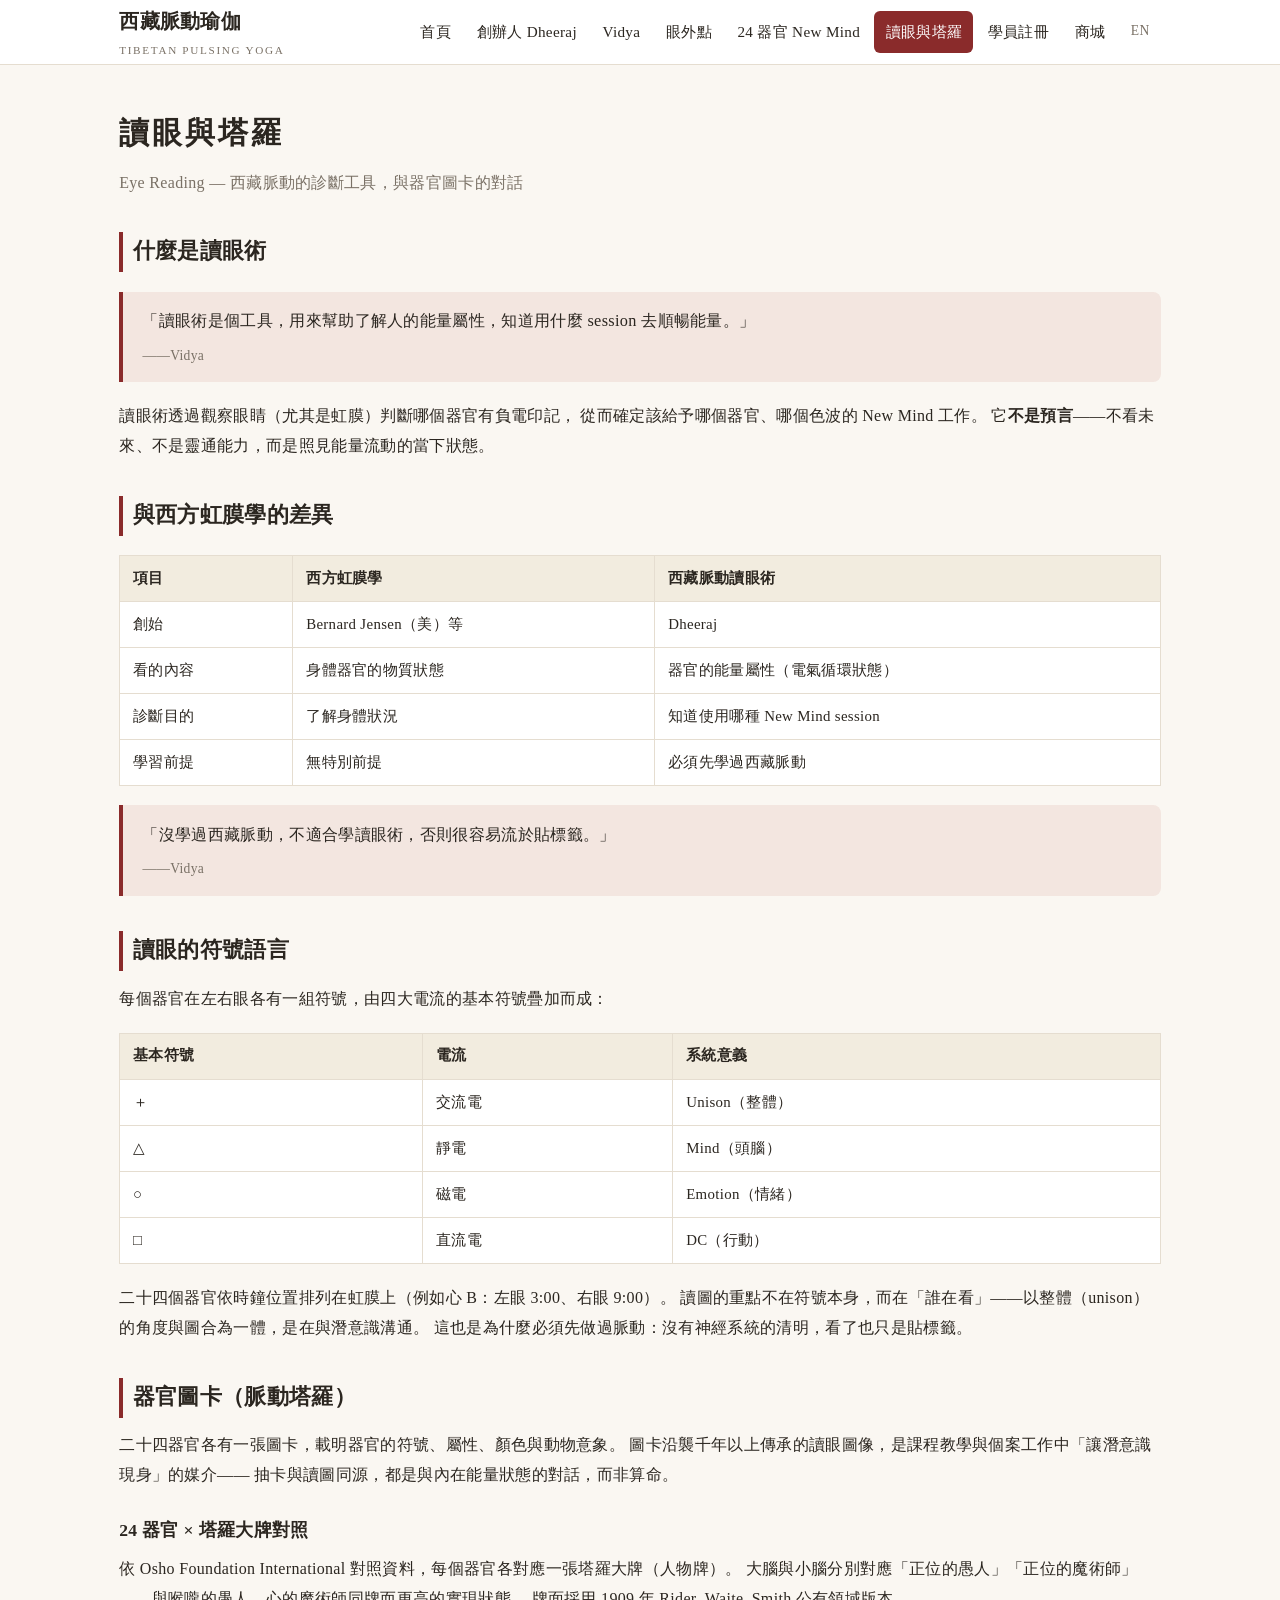
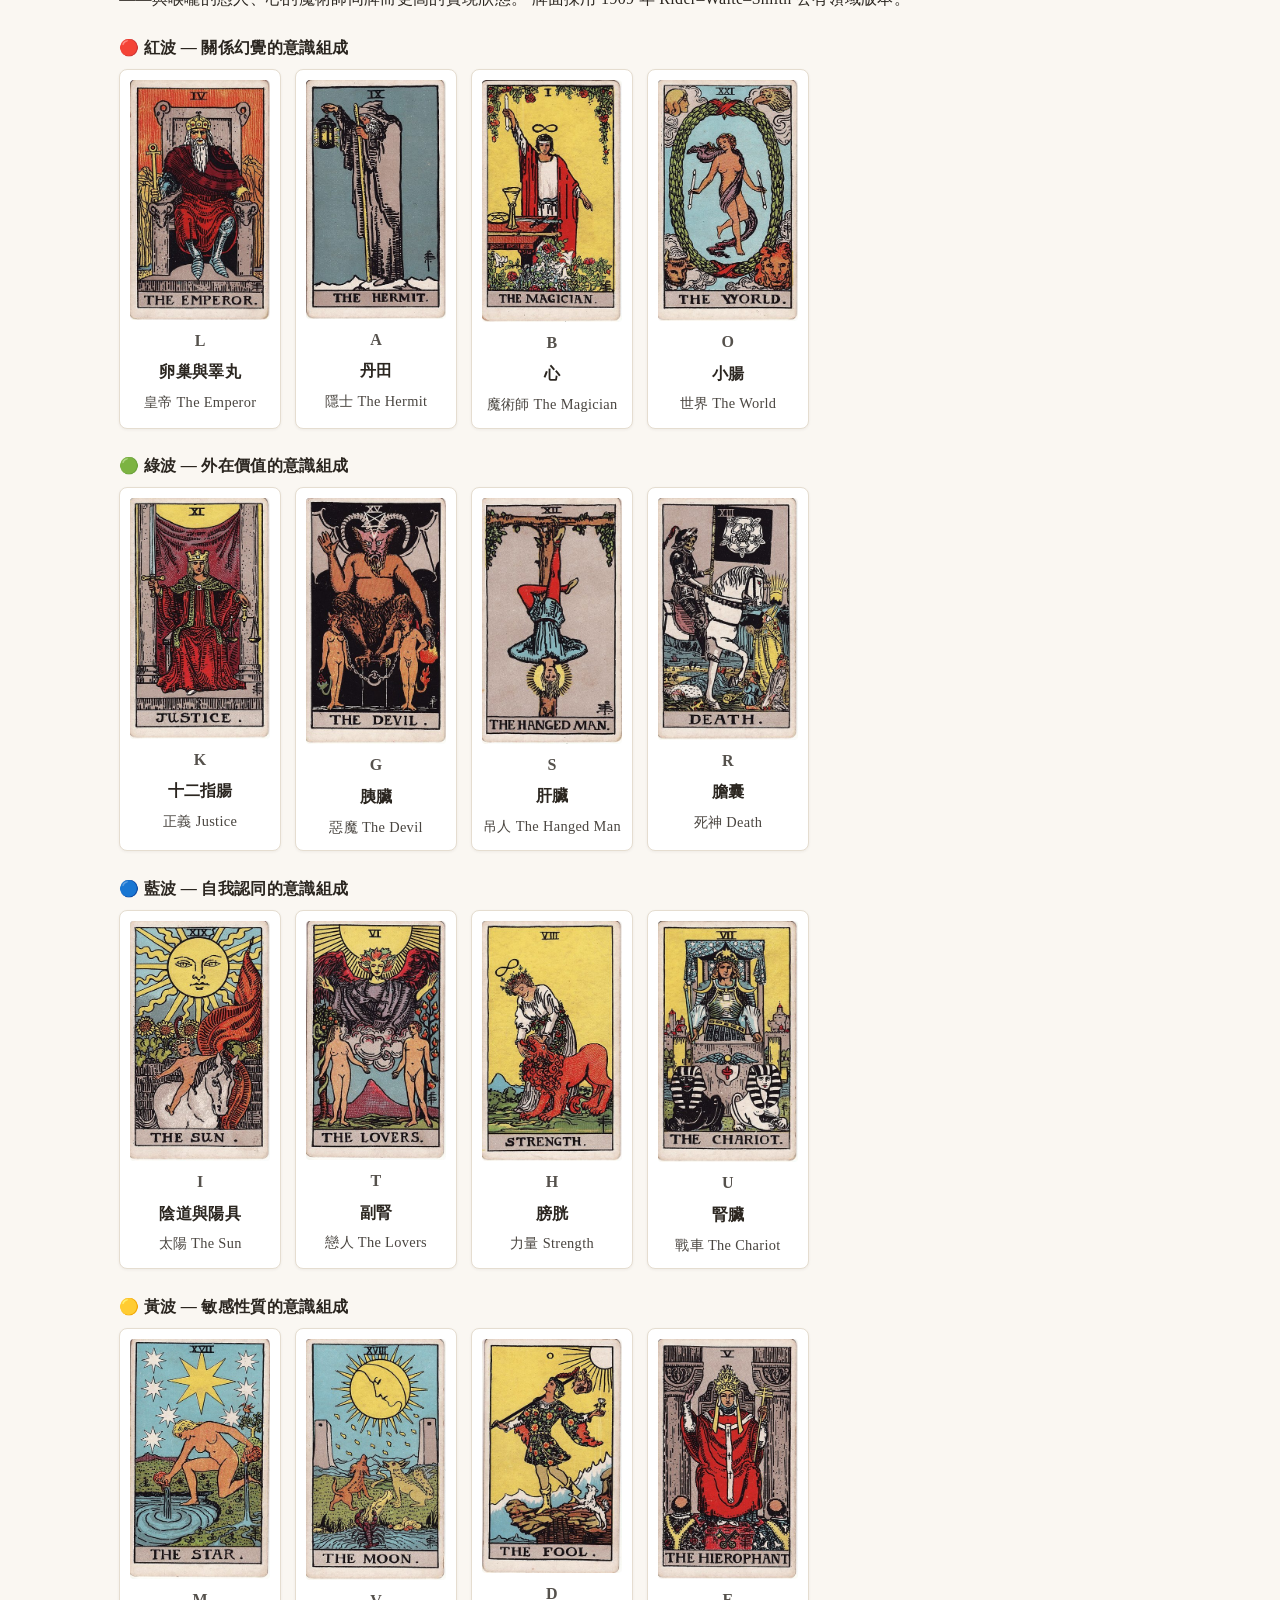
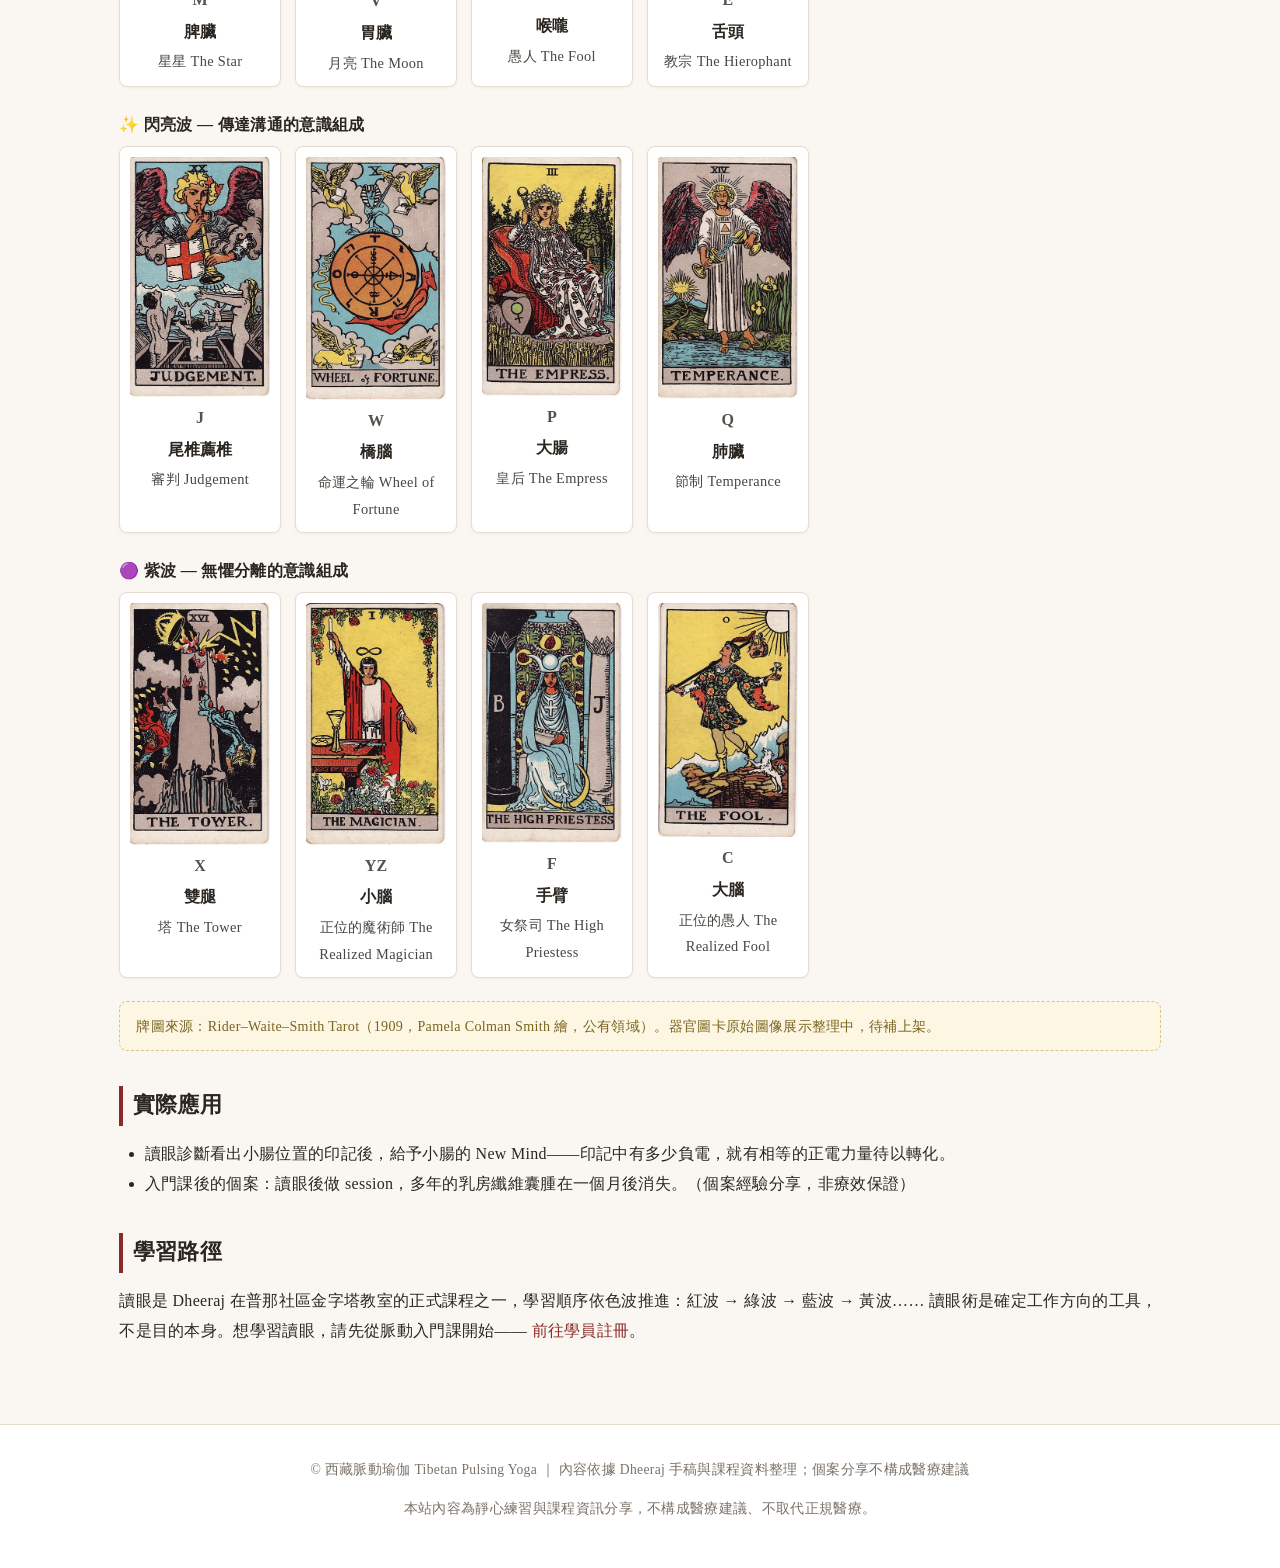
<file: eye-tarot.html>
<!DOCTYPE html>
<html lang="zh-Hant">
<head>
<meta charset="UTF-8">
<meta name="viewport" content="width=device-width, initial-scale=1.0">
<title>讀眼與塔羅 — 西藏脈動瑜伽</title>
<meta name="description" content="西藏脈動讀眼術與塔羅——讀眼是診斷工具而非算命；24 器官與塔羅大牌對照表（丹田＝隱士、心＝魔術師…），附公版偉特牌圖。">
<link rel="canonical" href="https://qmcolor700804-song.github.io/Tibetan-Pulsating-Yoga/eye-tarot.html">
<meta property="og:type" content="website">
<meta property="og:title" content="讀眼與塔羅 — 西藏脈動瑜伽">
<meta property="og:description" content="西藏脈動讀眼術與塔羅——讀眼是診斷工具而非算命；24 器官與塔羅大牌對照表（丹田＝隱士、心＝魔術師…），附公版偉特牌圖。">
<meta property="og:url" content="https://qmcolor700804-song.github.io/Tibetan-Pulsating-Yoga/eye-tarot.html">
<meta property="og:site_name" content="西藏脈動瑜伽 Tibetan Pulsing Yoga">
<meta property="og:locale" content="zh_TW">
<meta name="twitter:card" content="summary">
<link rel="stylesheet" href="assets/style.css">
</head>
<body>
<header class="site">
  <div class="navwrap">
    <div class="brand">西藏脈動瑜伽<small>TIBETAN PULSING YOGA</small></div>
    <nav class="main">
      <a href="index.html">首頁</a>
      <a href="about-dj.html">創辦人 Dheeraj</a>
      <a href="about-vidya.html">Vidya</a>
      <a href="eye-points.html">眼外點</a>
      <a href="organs.html">24 器官 New Mind</a>
      <a href="eye-tarot.html" class="active">讀眼與塔羅</a>
      <a href="register.html">學員註冊</a>
      <a href="shop.html">商城</a>
      <a href="en/index.html" class="lang">EN</a>
    </nav>
  </div>
</header>

<main>
  <h1 class="page">讀眼與塔羅</h1>
  <p class="lead">Eye Reading — 西藏脈動的診斷工具，與器官圖卡的對話</p>

  <h2>什麼是讀眼術</h2>
  <blockquote>「讀眼術是個工具，用來幫助了解人的能量屬性，知道用什麼 session 去順暢能量。」
  <cite>——Vidya</cite></blockquote>
  <p>讀眼術透過觀察眼睛（尤其是虹膜）判斷哪個器官有負電印記，
  從而確定該給予哪個器官、哪個色波的 New Mind 工作。
  它<strong>不是預言</strong>——不看未來、不是靈通能力，而是照見能量流動的當下狀態。</p>

  <h2>與西方虹膜學的差異</h2>
  <div class="tablewrap">
  <table>
    <tr><th>項目</th><th class="wrap">西方虹膜學</th><th class="wrap">西藏脈動讀眼術</th></tr>
    <tr><td>創始</td><td class="wrap">Bernard Jensen（美）等</td><td class="wrap">Dheeraj</td></tr>
    <tr><td>看的內容</td><td class="wrap">身體器官的物質狀態</td><td class="wrap">器官的能量屬性（電氣循環狀態）</td></tr>
    <tr><td>診斷目的</td><td class="wrap">了解身體狀況</td><td class="wrap">知道使用哪種 New Mind session</td></tr>
    <tr><td>學習前提</td><td class="wrap">無特別前提</td><td class="wrap">必須先學過西藏脈動</td></tr>
  </table>
  </div>
  <blockquote>「沒學過西藏脈動，不適合學讀眼術，否則很容易流於貼標籤。」<cite>——Vidya</cite></blockquote>

  <h2>讀眼的符號語言</h2>
  <p>每個器官在左右眼各有一組符號，由四大電流的基本符號疊加而成：</p>
  <div class="tablewrap">
  <table>
    <tr><th>基本符號</th><th>電流</th><th class="wrap">系統意義</th></tr>
    <tr><td>＋</td><td>交流電</td><td class="wrap">Unison（整體）</td></tr>
    <tr><td>△</td><td>靜電</td><td class="wrap">Mind（頭腦）</td></tr>
    <tr><td>○</td><td>磁電</td><td class="wrap">Emotion（情緒）</td></tr>
    <tr><td>□</td><td>直流電</td><td class="wrap">DC（行動）</td></tr>
  </table>
  </div>
  <p>二十四個器官依時鐘位置排列在虹膜上（例如心 B：左眼 3:00、右眼 9:00）。
  讀圖的重點不在符號本身，而在「誰在看」——以整體（unison）的角度與圖合為一體，是在與潛意識溝通。
  這也是為什麼必須先做過脈動：沒有神經系統的清明，看了也只是貼標籤。</p>

  <h2>器官圖卡（脈動塔羅）</h2>
  <p>二十四器官各有一張圖卡，載明器官的符號、屬性、顏色與動物意象。
  圖卡沿襲千年以上傳承的讀眼圖像，是課程教學與個案工作中「讓潛意識現身」的媒介——
  抽卡與讀圖同源，都是與內在能量狀態的對話，而非算命。</p>
  <h3>24 器官 × 塔羅大牌對照</h3>
  <p>依 Osho Foundation International 對照資料，每個器官各對應一張塔羅大牌（人物牌）。
  大腦與小腦分別對應「正位的愚人」「正位的魔術師」——與喉嚨的愚人、心的魔術師同牌而更高的實現狀態。
  牌面採用 1909 年 Rider–Waite–Smith 公有領域版本。</p>
  <style>
    .tarot-wave{margin:1.2em 0 .4em;font-weight:700}
    .tarot-grid{display:grid;grid-template-columns:repeat(auto-fill,minmax(150px,1fr));gap:14px;margin-bottom:1.4em}
    .tarot-card{text-align:center;background:var(--card);border:1px solid var(--line);border-radius:8px;padding:10px;box-shadow:0 1px 3px rgba(43,38,32,.06)}
    .tarot-card img{width:100%;max-width:150px;border-radius:4px;display:block;margin:0 auto 6px}
    .tarot-card .code{font-weight:700;opacity:.8}
    .tarot-card .organ{display:block;font-weight:700;margin:2px 0}
    .tarot-card .cardname{display:block;font-size:.9em;opacity:.85}
  </style>
  <div class="tarot-wave">🔴 紅波 — 關係幻覺的意識組成</div>
  <div class="tarot-grid">
    <div class="tarot-card"><img src="assets/tarot/RWS_Tarot_04_Emperor.jpg" alt="皇帝" loading="lazy"><span class="code">L</span><span class="organ">卵巢與睪丸</span><span class="cardname">皇帝 The Emperor</span></div>
    <div class="tarot-card"><img src="assets/tarot/RWS_Tarot_09_Hermit.jpg" alt="隱士" loading="lazy"><span class="code">A</span><span class="organ">丹田</span><span class="cardname">隱士 The Hermit</span></div>
    <div class="tarot-card"><img src="assets/tarot/RWS_Tarot_01_Magician.jpg" alt="魔術師" loading="lazy"><span class="code">B</span><span class="organ">心</span><span class="cardname">魔術師 The Magician</span></div>
    <div class="tarot-card"><img src="assets/tarot/RWS_Tarot_21_World.jpg" alt="世界" loading="lazy"><span class="code">O</span><span class="organ">小腸</span><span class="cardname">世界 The World</span></div>
  </div>
  <div class="tarot-wave">🟢 綠波 — 外在價值的意識組成</div>
  <div class="tarot-grid">
    <div class="tarot-card"><img src="assets/tarot/RWS_Tarot_11_Justice.jpg" alt="正義" loading="lazy"><span class="code">K</span><span class="organ">十二指腸</span><span class="cardname">正義 Justice</span></div>
    <div class="tarot-card"><img src="assets/tarot/RWS_Tarot_15_Devil.jpg" alt="惡魔" loading="lazy"><span class="code">G</span><span class="organ">胰臟</span><span class="cardname">惡魔 The Devil</span></div>
    <div class="tarot-card"><img src="assets/tarot/RWS_Tarot_12_Hanged_Man.jpg" alt="吊人" loading="lazy"><span class="code">S</span><span class="organ">肝臟</span><span class="cardname">吊人 The Hanged Man</span></div>
    <div class="tarot-card"><img src="assets/tarot/RWS_Tarot_13_Death.jpg" alt="死神" loading="lazy"><span class="code">R</span><span class="organ">膽囊</span><span class="cardname">死神 Death</span></div>
  </div>
  <div class="tarot-wave">🔵 藍波 — 自我認同的意識組成</div>
  <div class="tarot-grid">
    <div class="tarot-card"><img src="assets/tarot/RWS_Tarot_19_Sun.jpg" alt="太陽" loading="lazy"><span class="code">I</span><span class="organ">陰道與陽具</span><span class="cardname">太陽 The Sun</span></div>
    <div class="tarot-card"><img src="assets/tarot/RWS_Tarot_06_Lovers.jpg" alt="戀人" loading="lazy"><span class="code">T</span><span class="organ">副腎</span><span class="cardname">戀人 The Lovers</span></div>
    <div class="tarot-card"><img src="assets/tarot/RWS_Tarot_08_Strength.jpg" alt="力量" loading="lazy"><span class="code">H</span><span class="organ">膀胱</span><span class="cardname">力量 Strength</span></div>
    <div class="tarot-card"><img src="assets/tarot/RWS_Tarot_07_Chariot.jpg" alt="戰車" loading="lazy"><span class="code">U</span><span class="organ">腎臟</span><span class="cardname">戰車 The Chariot</span></div>
  </div>
  <div class="tarot-wave">🟡 黃波 — 敏感性質的意識組成</div>
  <div class="tarot-grid">
    <div class="tarot-card"><img src="assets/tarot/RWS_Tarot_17_Star.jpg" alt="星星" loading="lazy"><span class="code">M</span><span class="organ">脾臟</span><span class="cardname">星星 The Star</span></div>
    <div class="tarot-card"><img src="assets/tarot/RWS_Tarot_18_Moon.jpg" alt="月亮" loading="lazy"><span class="code">V</span><span class="organ">胃臟</span><span class="cardname">月亮 The Moon</span></div>
    <div class="tarot-card"><img src="assets/tarot/RWS_Tarot_00_Fool.jpg" alt="愚人" loading="lazy"><span class="code">D</span><span class="organ">喉嚨</span><span class="cardname">愚人 The Fool</span></div>
    <div class="tarot-card"><img src="assets/tarot/RWS_Tarot_05_Hierophant.jpg" alt="教宗" loading="lazy"><span class="code">E</span><span class="organ">舌頭</span><span class="cardname">教宗 The Hierophant</span></div>
  </div>
  <div class="tarot-wave">✨ 閃亮波 — 傳達溝通的意識組成</div>
  <div class="tarot-grid">
    <div class="tarot-card"><img src="assets/tarot/RWS_Tarot_20_Judgement.jpg" alt="審判" loading="lazy"><span class="code">J</span><span class="organ">尾椎薦椎</span><span class="cardname">審判 Judgement</span></div>
    <div class="tarot-card"><img src="assets/tarot/RWS_Tarot_10_Wheel_of_Fortune.jpg" alt="命運之輪" loading="lazy"><span class="code">W</span><span class="organ">橋腦</span><span class="cardname">命運之輪 Wheel of Fortune</span></div>
    <div class="tarot-card"><img src="assets/tarot/RWS_Tarot_03_Empress.jpg" alt="皇后" loading="lazy"><span class="code">P</span><span class="organ">大腸</span><span class="cardname">皇后 The Empress</span></div>
    <div class="tarot-card"><img src="assets/tarot/RWS_Tarot_14_Temperance.jpg" alt="節制" loading="lazy"><span class="code">Q</span><span class="organ">肺臟</span><span class="cardname">節制 Temperance</span></div>
  </div>
  <div class="tarot-wave">🟣 紫波 — 無懼分離的意識組成</div>
  <div class="tarot-grid">
    <div class="tarot-card"><img src="assets/tarot/RWS_Tarot_16_Tower.jpg" alt="塔" loading="lazy"><span class="code">X</span><span class="organ">雙腿</span><span class="cardname">塔 The Tower</span></div>
    <div class="tarot-card"><img src="assets/tarot/RWS_Tarot_01_Magician.jpg" alt="正位的魔術師" loading="lazy"><span class="code">YZ</span><span class="organ">小腦</span><span class="cardname">正位的魔術師 The Realized Magician</span></div>
    <div class="tarot-card"><img src="assets/tarot/RWS_Tarot_02_High_Priestess.jpg" alt="女祭司" loading="lazy"><span class="code">F</span><span class="organ">手臂</span><span class="cardname">女祭司 The High Priestess</span></div>
    <div class="tarot-card"><img src="assets/tarot/RWS_Tarot_00_Fool.jpg" alt="正位的愚人" loading="lazy"><span class="code">C</span><span class="organ">大腦</span><span class="cardname">正位的愚人 The Realized Fool</span></div>
  </div>
  <p class="notice">牌圖來源：Rider–Waite–Smith Tarot（1909，Pamela Colman Smith 繪，公有領域）。器官圖卡原始圖像展示整理中，待補上架。</p>

  <h2>實際應用</h2>
  <ul>
    <li>讀眼診斷看出小腸位置的印記後，給予小腸的 New Mind——印記中有多少負電，就有相等的正電力量待以轉化。</li>
    <li>入門課後的個案：讀眼後做 session，多年的乳房纖維囊腫在一個月後消失。（個案經驗分享，非療效保證）</li>
  </ul>

  <h2>學習路徑</h2>
  <p>讀眼是 Dheeraj 在普那社區金字塔教室的正式課程之一，學習順序依色波推進：紅波 → 綠波 → 藍波 → 黃波……
  讀眼術是確定工作方向的工具，不是目的本身。想學習讀眼，請先從脈動入門課開始——
  <a href="register.html">前往學員註冊</a>。</p>
</main>

<footer class="site">
  <p>© 西藏脈動瑜伽 Tibetan Pulsing Yoga ｜ 內容依據 Dheeraj 手稿與課程資料整理；個案分享不構成醫療建議</p>
  <p>本站內容為靜心練習與課程資訊分享，不構成醫療建議、不取代正規醫療。</p>
</footer>
<script src="assets/effects.js"></script>
</body>
</html>
</file>
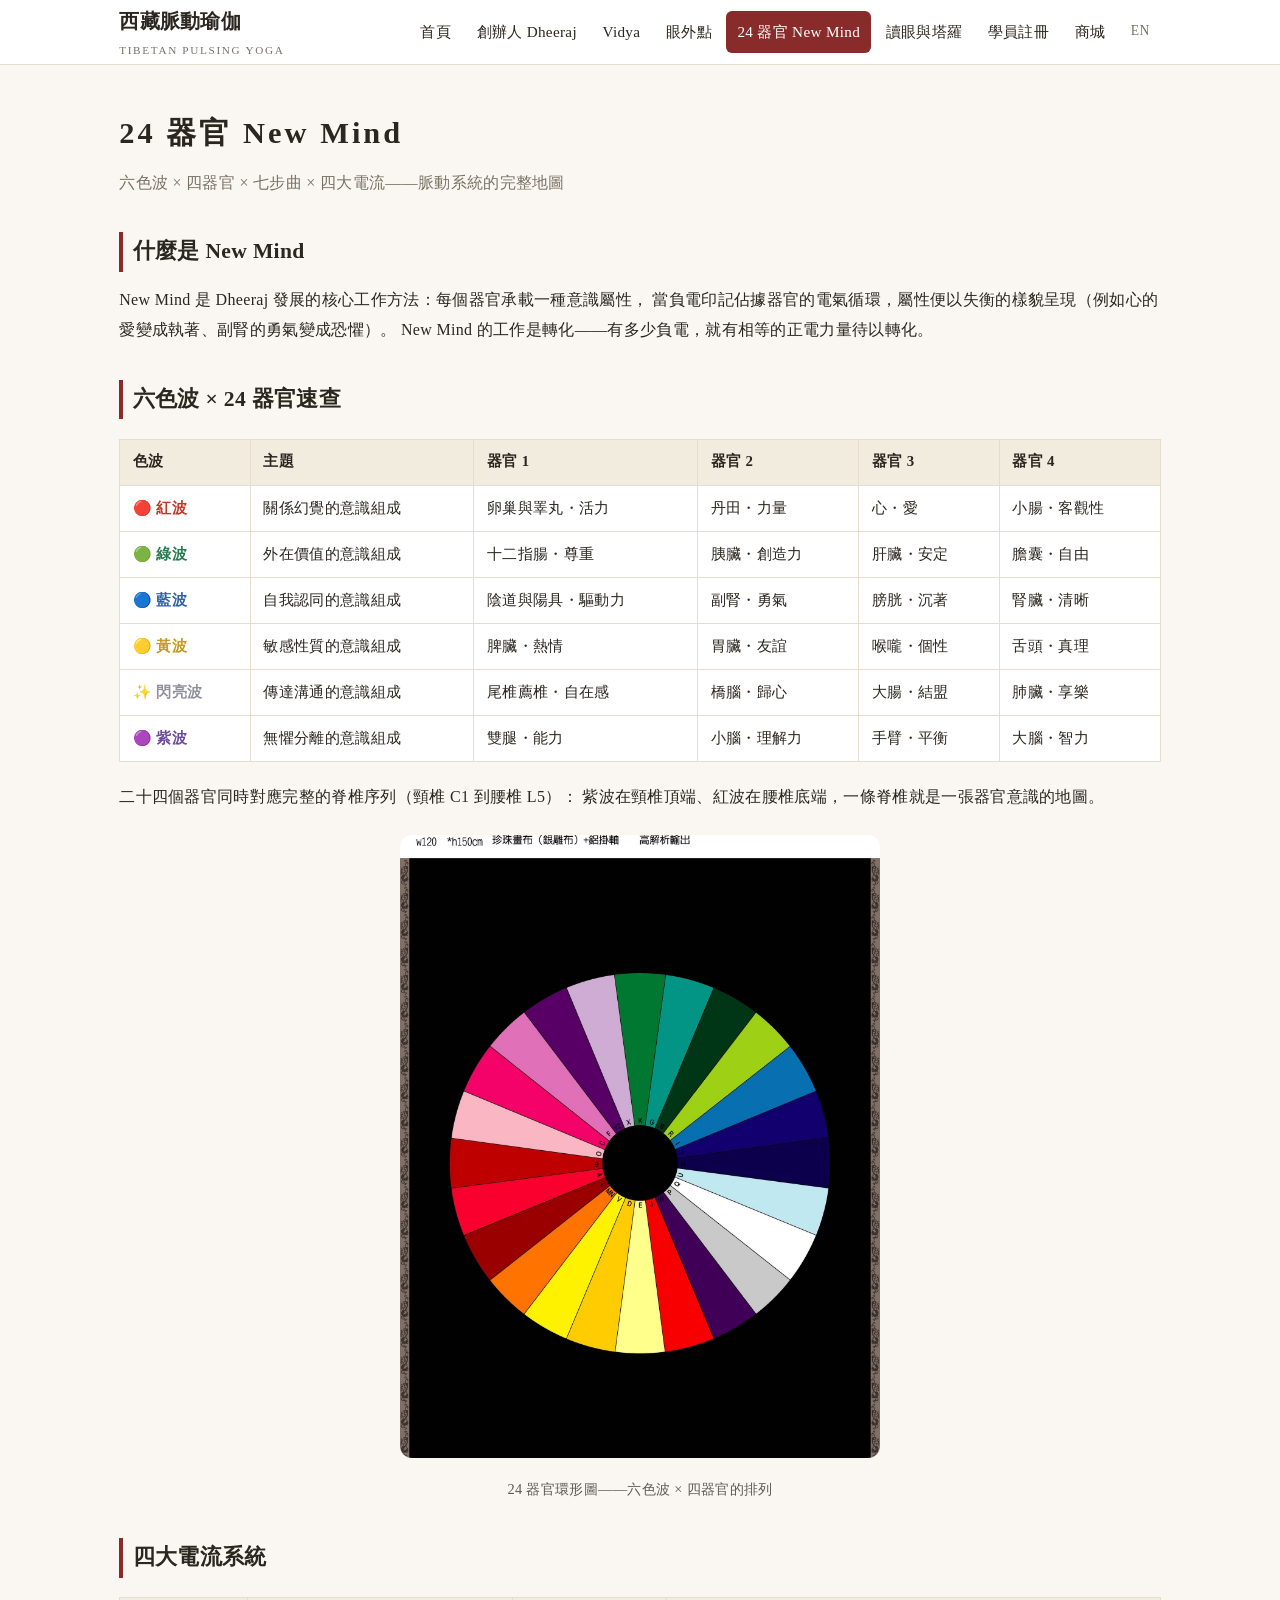
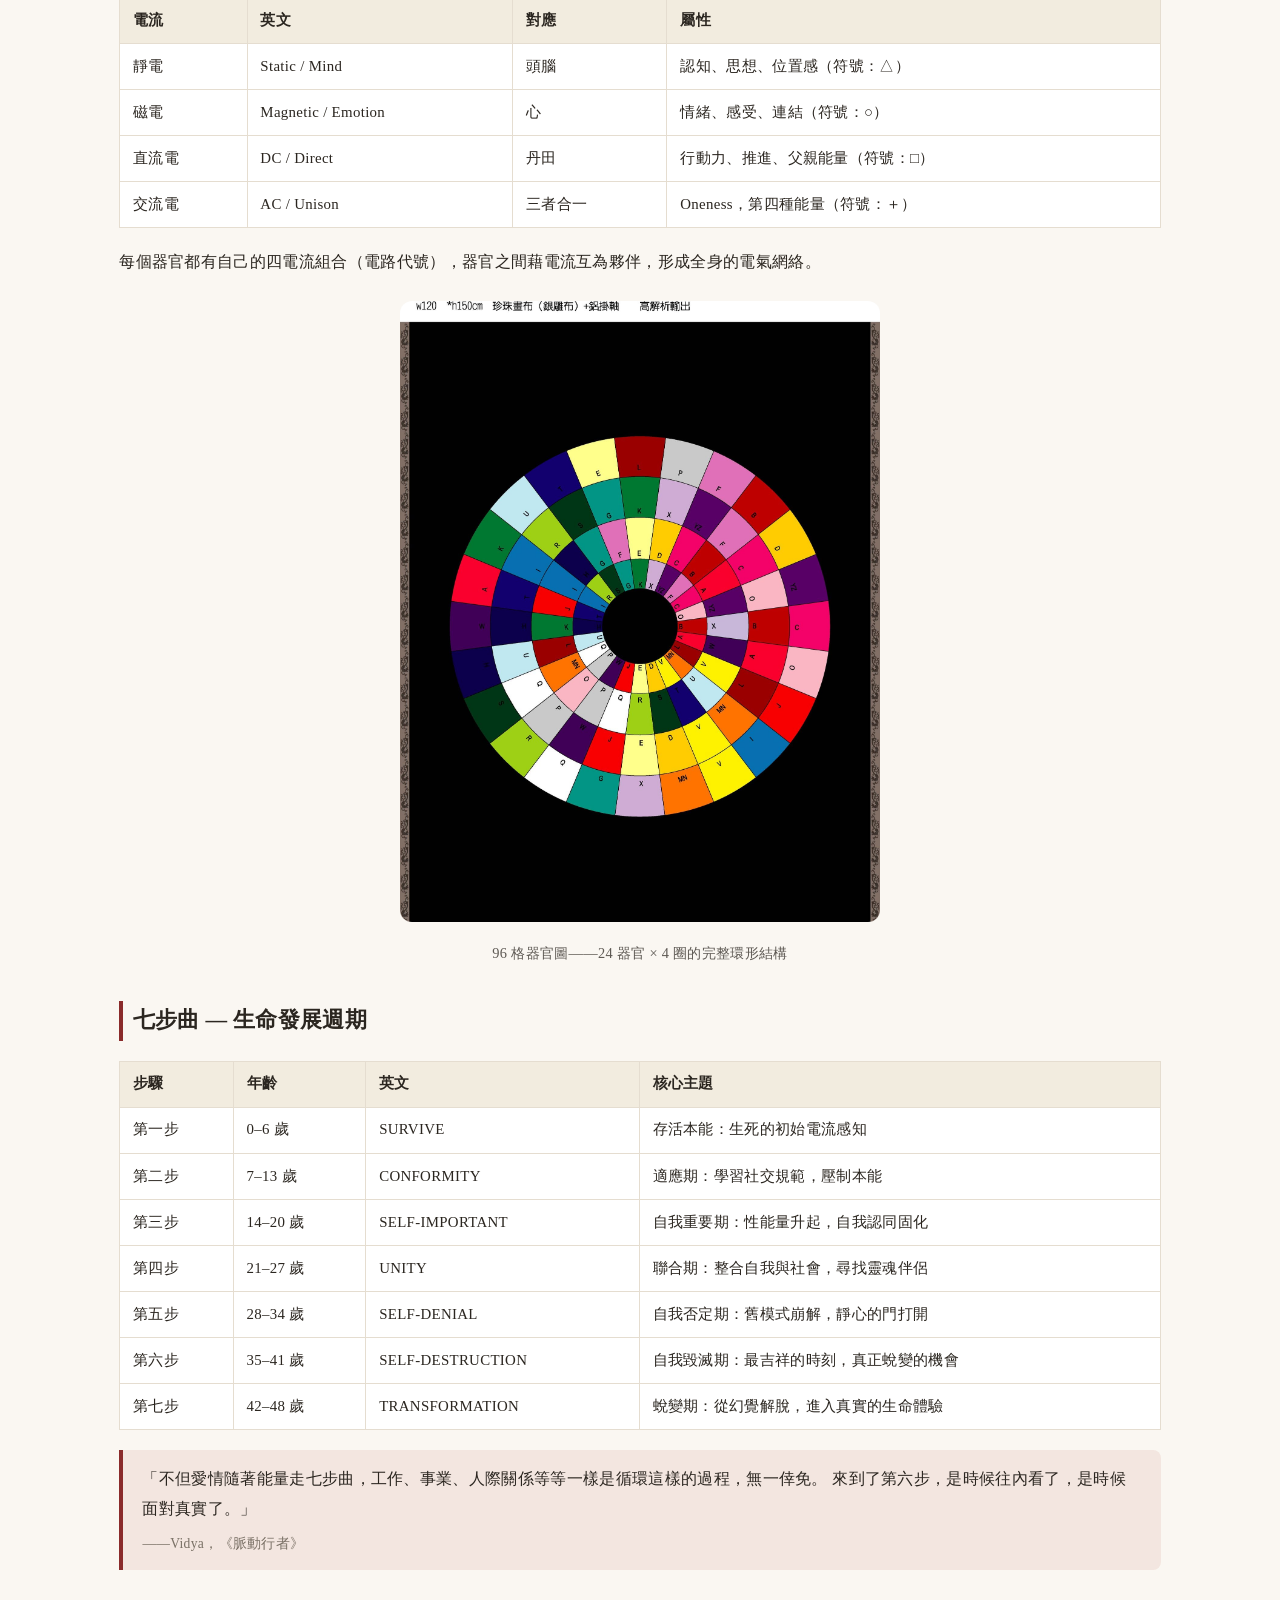
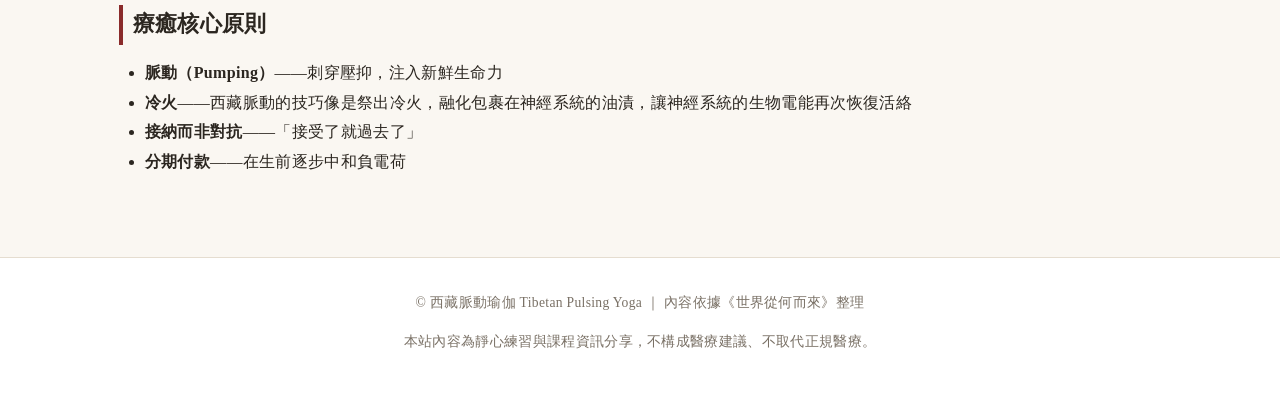
<file: organs.html>
<!DOCTYPE html>
<html lang="zh-Hant">
<head>
<meta charset="UTF-8">
<meta name="viewport" content="width=device-width, initial-scale=1.0">
<title>24 器官 New Mind — 西藏脈動瑜伽</title>
<meta name="description" content="西藏脈動 24 器官 New Mind 完整地圖——六色波 × 四器官 × 七步曲 × 四大電流，器官屬性與意識組成速查表。">
<link rel="canonical" href="https://qmcolor700804-song.github.io/Tibetan-Pulsating-Yoga/organs.html">
<meta property="og:type" content="website">
<meta property="og:title" content="24 器官 New Mind — 西藏脈動瑜伽">
<meta property="og:description" content="西藏脈動 24 器官 New Mind 完整地圖——六色波 × 四器官 × 七步曲 × 四大電流，器官屬性與意識組成速查表。">
<meta property="og:url" content="https://qmcolor700804-song.github.io/Tibetan-Pulsating-Yoga/organs.html">
<meta property="og:site_name" content="西藏脈動瑜伽 Tibetan Pulsing Yoga">
<meta property="og:locale" content="zh_TW">
<meta name="twitter:card" content="summary">
<link rel="stylesheet" href="assets/style.css">
</head>
<body>
<header class="site">
  <div class="navwrap">
    <div class="brand">西藏脈動瑜伽<small>TIBETAN PULSING YOGA</small></div>
    <nav class="main">
      <a href="index.html">首頁</a>
      <a href="about-dj.html">創辦人 Dheeraj</a>
      <a href="about-vidya.html">Vidya</a>
      <a href="eye-points.html">眼外點</a>
      <a href="organs.html" class="active">24 器官 New Mind</a>
      <a href="eye-tarot.html">讀眼與塔羅</a>
      <a href="register.html">學員註冊</a>
      <a href="shop.html">商城</a>
      <a href="en/index.html" class="lang">EN</a>
    </nav>
  </div>
</header>

<main>
  <h1 class="page">24 器官 New Mind</h1>
  <p class="lead">六色波 × 四器官 × 七步曲 × 四大電流——脈動系統的完整地圖</p>

  <h2>什麼是 New Mind</h2>
  <p>New Mind 是 Dheeraj 發展的核心工作方法：每個器官承載一種意識屬性，
  當負電印記佔據器官的電氣循環，屬性便以失衡的樣貌呈現（例如心的愛變成執著、副腎的勇氣變成恐懼）。
  New Mind 的工作是轉化——有多少負電，就有相等的正電力量待以轉化。</p>

  <h2>六色波 × 24 器官速查</h2>
  <div class="tablewrap">
  <table>
    <tr><th>色波</th><th>主題</th><th>器官 1</th><th>器官 2</th><th>器官 3</th><th>器官 4</th></tr>
    <tr><td class="w-red">🔴 紅波</td><td class="wrap">關係幻覺的意識組成</td><td>卵巢與睪丸・活力</td><td>丹田・力量</td><td>心・愛</td><td>小腸・客觀性</td></tr>
    <tr><td class="w-green">🟢 綠波</td><td class="wrap">外在價值的意識組成</td><td>十二指腸・尊重</td><td>胰臟・創造力</td><td>肝臟・安定</td><td>膽囊・自由</td></tr>
    <tr><td class="w-blue">🔵 藍波</td><td class="wrap">自我認同的意識組成</td><td>陰道與陽具・驅動力</td><td>副腎・勇氣</td><td>膀胱・沉著</td><td>腎臟・清晰</td></tr>
    <tr><td class="w-yellow">🟡 黃波</td><td class="wrap">敏感性質的意識組成</td><td>脾臟・熱情</td><td>胃臟・友誼</td><td>喉嚨・個性</td><td>舌頭・真理</td></tr>
    <tr><td class="w-shine">✨ 閃亮波</td><td class="wrap">傳達溝通的意識組成</td><td>尾椎薦椎・自在感</td><td>橋腦・歸心</td><td>大腸・結盟</td><td>肺臟・享樂</td></tr>
    <tr><td class="w-purple">🟣 紫波</td><td class="wrap">無懼分離的意識組成</td><td>雙腿・能力</td><td>小腦・理解力</td><td>手臂・平衡</td><td>大腦・智力</td></tr>
  </table>
  </div>
  <p>二十四個器官同時對應完整的脊椎序列（頸椎 C1 到腰椎 L5）：
  紫波在頸椎頂端、紅波在腰椎底端，一條脊椎就是一張器官意識的地圖。</p>
  <figure style="margin:1.5rem auto; text-align:center;">
    <img src="assets/organs-24.jpg" alt="24 器官環形圖" loading="lazy" style="width:min(480px, 92%); border-radius:12px;">
    <figcaption style="font-size:.9rem; opacity:.75; margin-top:.5rem;">24 器官環形圖——六色波 × 四器官的排列</figcaption>
  </figure>

  <h2>四大電流系統</h2>
  <div class="tablewrap">
  <table>
    <tr><th>電流</th><th>英文</th><th>對應</th><th class="wrap">屬性</th></tr>
    <tr><td>靜電</td><td>Static / Mind</td><td>頭腦</td><td class="wrap">認知、思想、位置感（符號：△）</td></tr>
    <tr><td>磁電</td><td>Magnetic / Emotion</td><td>心</td><td class="wrap">情緒、感受、連結（符號：○）</td></tr>
    <tr><td>直流電</td><td>DC / Direct</td><td>丹田</td><td class="wrap">行動力、推進、父親能量（符號：□）</td></tr>
    <tr><td>交流電</td><td>AC / Unison</td><td>三者合一</td><td class="wrap">Oneness，第四種能量（符號：＋）</td></tr>
  </table>
  </div>
  <p>每個器官都有自己的四電流組合（電路代號），器官之間藉電流互為夥伴，形成全身的電氣網絡。</p>
  <figure style="margin:1.5rem auto; text-align:center;">
    <img src="assets/organs-96.jpg" alt="96 格器官圖" loading="lazy" style="width:min(480px, 92%); border-radius:12px;">
    <figcaption style="font-size:.9rem; opacity:.75; margin-top:.5rem;">96 格器官圖——24 器官 × 4 圈的完整環形結構</figcaption>
  </figure>

  <h2>七步曲 — 生命發展週期</h2>
  <div class="tablewrap">
  <table>
    <tr><th>步驟</th><th>年齡</th><th>英文</th><th class="wrap">核心主題</th></tr>
    <tr><td>第一步</td><td>0–6 歲</td><td>SURVIVE</td><td class="wrap">存活本能：生死的初始電流感知</td></tr>
    <tr><td>第二步</td><td>7–13 歲</td><td>CONFORMITY</td><td class="wrap">適應期：學習社交規範，壓制本能</td></tr>
    <tr><td>第三步</td><td>14–20 歲</td><td>SELF-IMPORTANT</td><td class="wrap">自我重要期：性能量升起，自我認同固化</td></tr>
    <tr><td>第四步</td><td>21–27 歲</td><td>UNITY</td><td class="wrap">聯合期：整合自我與社會，尋找靈魂伴侶</td></tr>
    <tr><td>第五步</td><td>28–34 歲</td><td>SELF-DENIAL</td><td class="wrap">自我否定期：舊模式崩解，靜心的門打開</td></tr>
    <tr><td>第六步</td><td>35–41 歲</td><td>SELF-DESTRUCTION</td><td class="wrap">自我毀滅期：最吉祥的時刻，真正蛻變的機會</td></tr>
    <tr><td>第七步</td><td>42–48 歲</td><td>TRANSFORMATION</td><td class="wrap">蛻變期：從幻覺解脫，進入真實的生命體驗</td></tr>
  </table>
  </div>
  <blockquote>「不但愛情隨著能量走七步曲，工作、事業、人際關係等等一樣是循環這樣的過程，無一倖免。
  來到了第六步，是時候往內看了，是時候面對真實了。」<cite>——Vidya，《脈動行者》</cite></blockquote>

  <h2>療癒核心原則</h2>
  <ul>
    <li><strong>脈動（Pumping）</strong>——刺穿壓抑，注入新鮮生命力</li>
    <li><strong>冷火</strong>——西藏脈動的技巧像是祭出冷火，融化包裹在神經系統的油漬，讓神經系統的生物電能再次恢復活絡</li>
    <li><strong>接納而非對抗</strong>——「接受了就過去了」</li>
    <li><strong>分期付款</strong>——在生前逐步中和負電荷</li>
  </ul>
</main>

<footer class="site">
  <p>© 西藏脈動瑜伽 Tibetan Pulsing Yoga ｜ 內容依據《世界從何而來》整理</p>
  <p>本站內容為靜心練習與課程資訊分享，不構成醫療建議、不取代正規醫療。</p>
</footer>
<script src="assets/effects.js"></script>
</body>
</html>
</file>
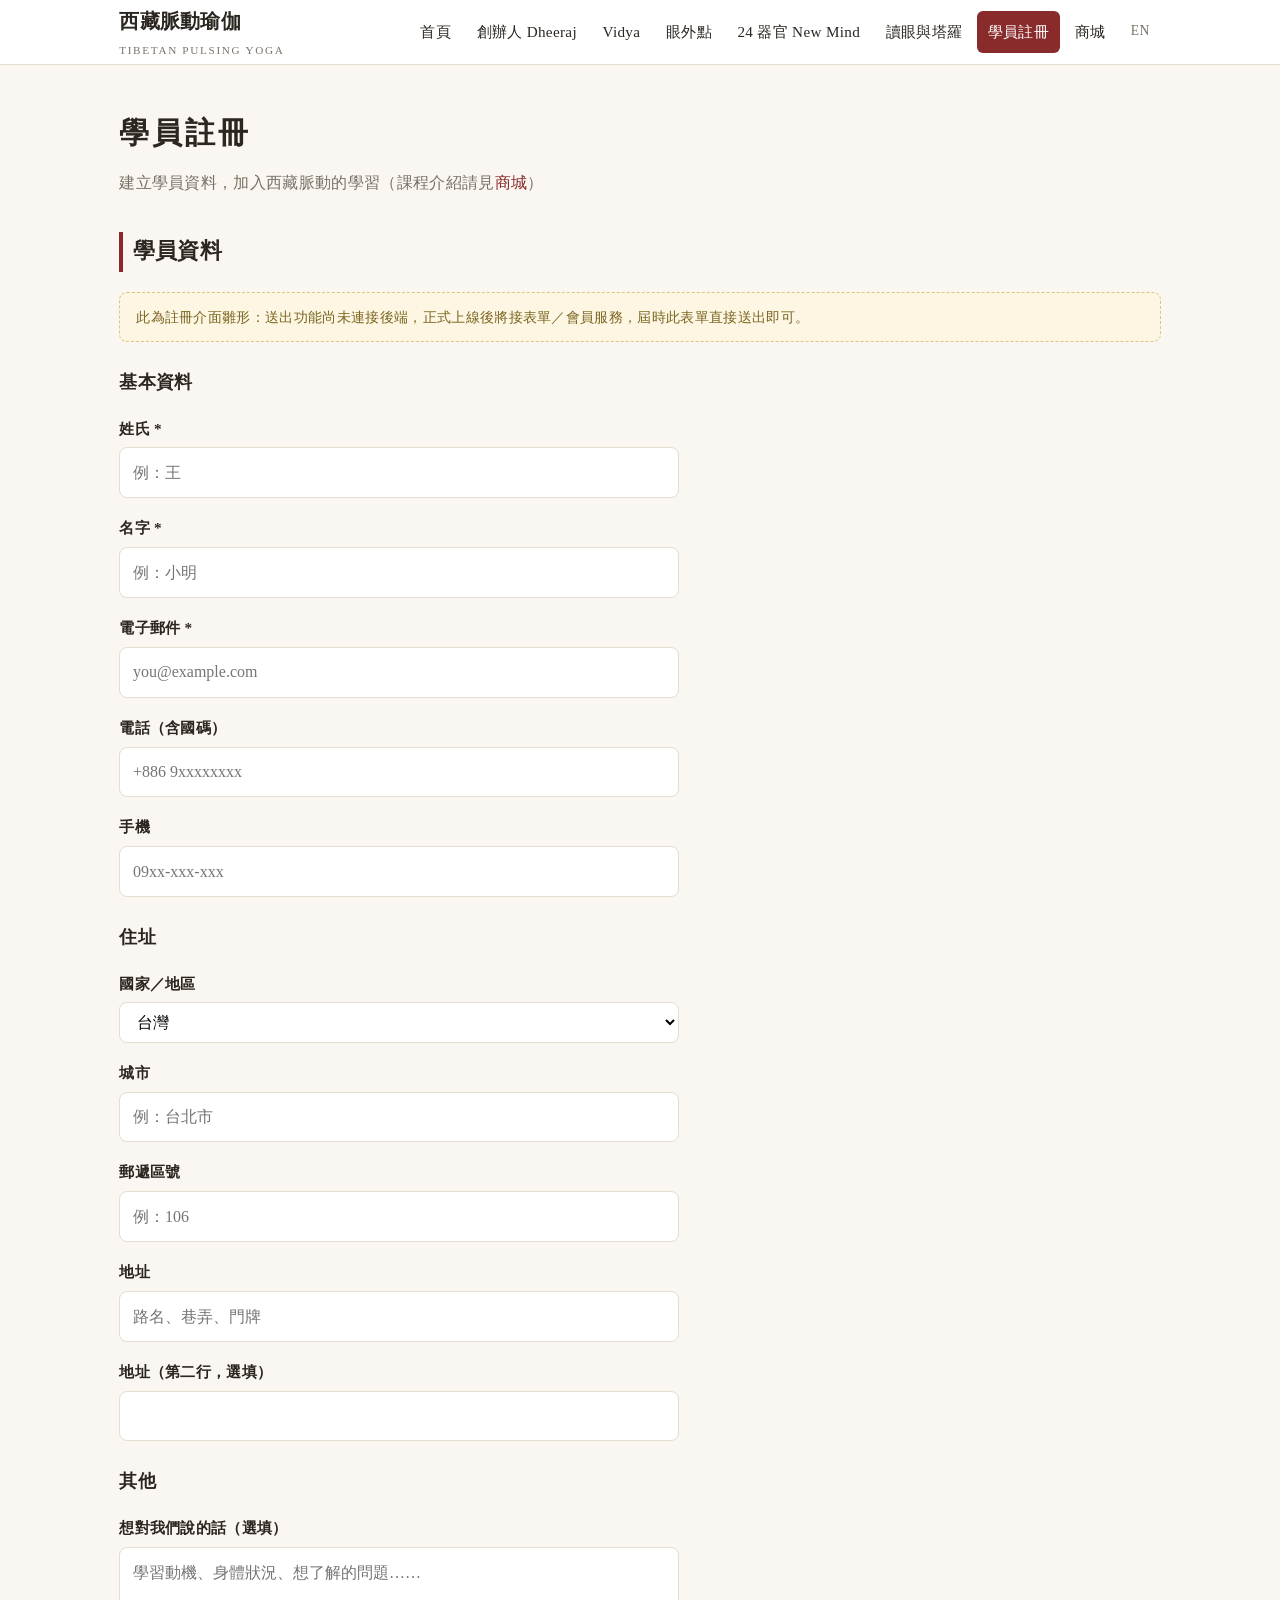
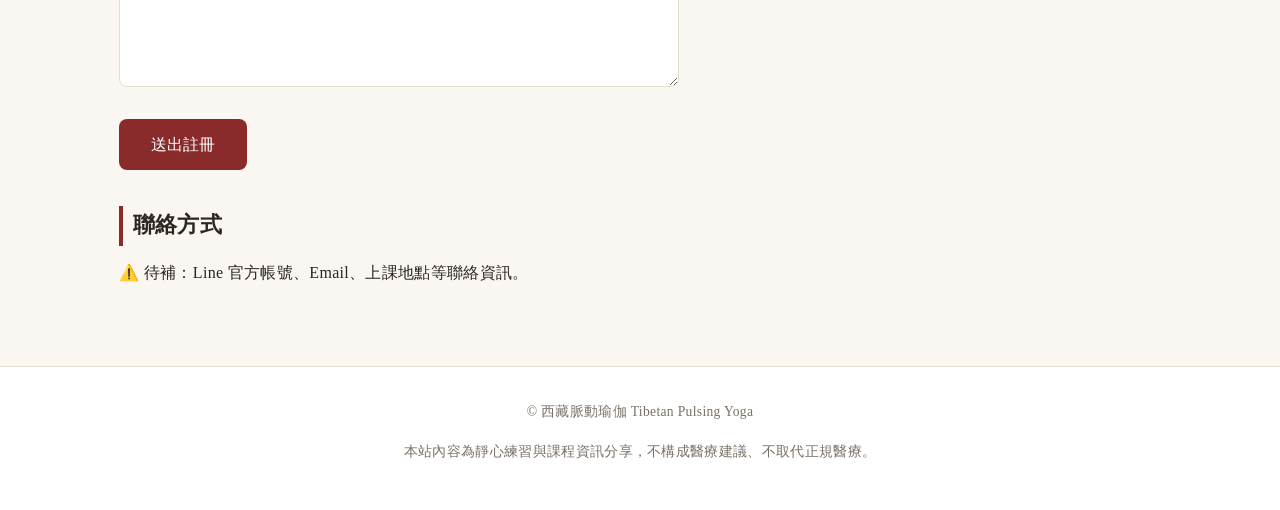
<file: register.html>
<!DOCTYPE html>
<html lang="zh-Hant">
<head>
<meta charset="UTF-8">
<meta name="viewport" content="width=device-width, initial-scale=1.0">
<title>學員註冊 — 西藏脈動瑜伽</title>
<meta name="description" content="西藏脈動瑜伽學員註冊——建立學員資料，加入脈動入門課與色波課程的學習。">
<link rel="canonical" href="https://qmcolor700804-song.github.io/Tibetan-Pulsating-Yoga/register.html">
<meta property="og:type" content="website">
<meta property="og:title" content="學員註冊 — 西藏脈動瑜伽">
<meta property="og:description" content="西藏脈動瑜伽學員註冊——建立學員資料，加入脈動入門課與色波課程的學習。">
<meta property="og:url" content="https://qmcolor700804-song.github.io/Tibetan-Pulsating-Yoga/register.html">
<meta property="og:site_name" content="西藏脈動瑜伽 Tibetan Pulsing Yoga">
<meta property="og:locale" content="zh_TW">
<meta name="twitter:card" content="summary">
<link rel="stylesheet" href="assets/style.css">
</head>
<body>
<header class="site">
  <div class="navwrap">
    <div class="brand">西藏脈動瑜伽<small>TIBETAN PULSING YOGA</small></div>
    <nav class="main">
      <a href="index.html">首頁</a>
      <a href="about-dj.html">創辦人 Dheeraj</a>
      <a href="about-vidya.html">Vidya</a>
      <a href="eye-points.html">眼外點</a>
      <a href="organs.html">24 器官 New Mind</a>
      <a href="eye-tarot.html">讀眼與塔羅</a>
      <a href="register.html" class="active">學員註冊</a>
      <a href="shop.html">商城</a>
      <a href="en/index.html" class="lang">EN</a>
    </nav>
  </div>
</header>

<main>
  <h1 class="page">學員註冊</h1>
  <p class="lead">建立學員資料，加入西藏脈動的學習（課程介紹請見<a href="shop.html">商城</a>）</p>

  <h2>學員資料</h2>
  <p class="notice">此為註冊介面雛形：送出功能尚未連接後端，正式上線後將接表單／會員服務，屆時此表單直接送出即可。</p>
  <!-- TODO(擴充點): 接表單服務時，將 form 的 action 指向服務端點並移除 onsubmit，或整段替換為服務的嵌入碼；name 屬性已備妥 -->
  <form class="proto" onsubmit="alert('線上註冊即將開放，敬請期待。'); return false;">
    <h3>基本資料</h3>
    <label for="lastname">姓氏 *</label>
    <input id="lastname" name="lastname" type="text" placeholder="例：王" required>
    <label for="firstname">名字 *</label>
    <input id="firstname" name="firstname" type="text" placeholder="例：小明" required>
    <label for="email">電子郵件 *</label>
    <input id="email" name="email" type="email" placeholder="you@example.com" required>
    <label for="phone">電話（含國碼）</label>
    <input id="phone" name="phone" type="tel" placeholder="+886 9xxxxxxxx">
    <label for="mobile">手機</label>
    <input id="mobile" name="mobile" type="tel" placeholder="09xx-xxx-xxx">

    <h3>住址</h3>
    <label for="country">國家／地區</label>
    <select id="country" name="country">
      <option>台灣</option>
      <option>香港</option>
      <option>馬來西亞</option>
      <option>新加坡</option>
      <option>其他</option>
    </select>
    <label for="city">城市</label>
    <input id="city" name="city" type="text" placeholder="例：台北市">
    <label for="postal">郵遞區號</label>
    <input id="postal" name="postal" type="text" placeholder="例：106">
    <label for="address1">地址</label>
    <input id="address1" name="address1" type="text" placeholder="路名、巷弄、門牌">
    <label for="address2">地址（第二行，選填）</label>
    <input id="address2" name="address2" type="text">

    <h3>其他</h3>
    <label for="msg">想對我們說的話（選填）</label>
    <textarea id="msg" name="msg" rows="4" placeholder="學習動機、身體狀況、想了解的問題……"></textarea>
    <button class="btn" type="submit">送出註冊</button>
  </form>

  <h2>聯絡方式</h2>
  <p>⚠️ 待補：Line 官方帳號、Email、上課地點等聯絡資訊。</p>
</main>

<footer class="site">
  <p>© 西藏脈動瑜伽 Tibetan Pulsing Yoga</p>
  <p>本站內容為靜心練習與課程資訊分享，不構成醫療建議、不取代正規醫療。</p>
</footer>
<script src="assets/effects.js"></script>
</body>
</html>
</file>
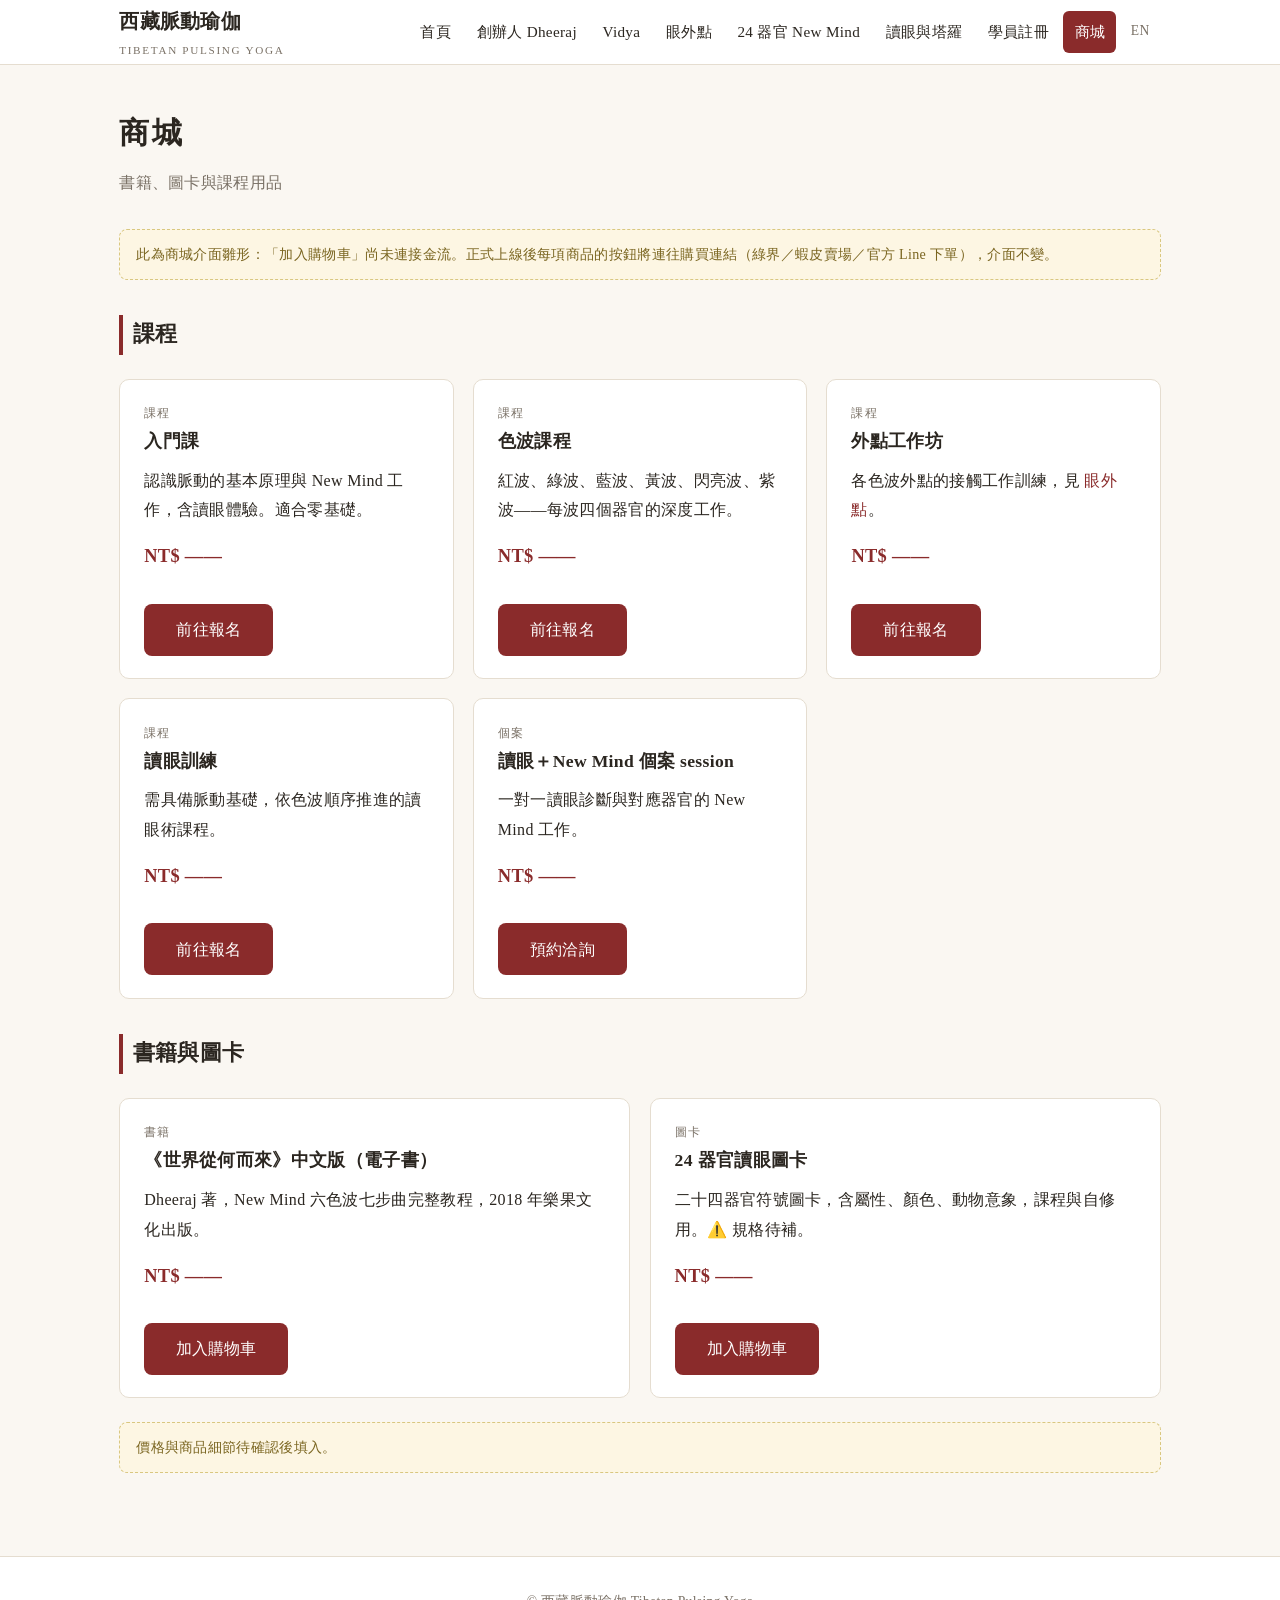
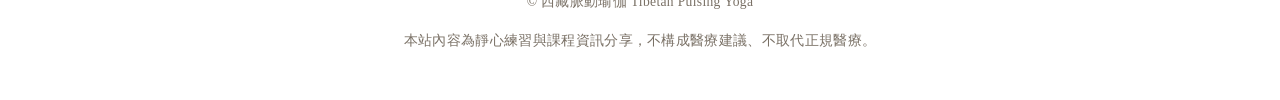
<file: shop.html>
<!DOCTYPE html>
<html lang="zh-Hant">
<head>
<meta charset="UTF-8">
<meta name="viewport" content="width=device-width, initial-scale=1.0">
<title>商城 — 西藏脈動瑜伽</title>
<meta name="description" content="西藏脈動瑜伽商城——書籍、器官圖卡與課程用品。">
<link rel="canonical" href="https://qmcolor700804-song.github.io/Tibetan-Pulsating-Yoga/shop.html">
<meta property="og:type" content="website">
<meta property="og:title" content="商城 — 西藏脈動瑜伽">
<meta property="og:description" content="西藏脈動瑜伽商城——書籍、器官圖卡與課程用品。">
<meta property="og:url" content="https://qmcolor700804-song.github.io/Tibetan-Pulsating-Yoga/shop.html">
<meta property="og:site_name" content="西藏脈動瑜伽 Tibetan Pulsing Yoga">
<meta property="og:locale" content="zh_TW">
<meta name="twitter:card" content="summary">
<link rel="stylesheet" href="assets/style.css">
</head>
<body>
<header class="site">
  <div class="navwrap">
    <div class="brand">西藏脈動瑜伽<small>TIBETAN PULSING YOGA</small></div>
    <nav class="main">
      <a href="index.html">首頁</a>
      <a href="about-dj.html">創辦人 Dheeraj</a>
      <a href="about-vidya.html">Vidya</a>
      <a href="eye-points.html">眼外點</a>
      <a href="organs.html">24 器官 New Mind</a>
      <a href="eye-tarot.html">讀眼與塔羅</a>
      <a href="register.html">學員註冊</a>
      <a href="shop.html" class="active">商城</a>
      <a href="en/index.html" class="lang">EN</a>
    </nav>
  </div>
</header>

<main>
  <h1 class="page">商城</h1>
  <p class="lead">書籍、圖卡與課程用品</p>
  <p class="notice">此為商城介面雛形：「加入購物車」尚未連接金流。正式上線後每項商品的按鈕將連往購買連結（綠界／蝦皮賣場／官方 Line 下單），介面不變。</p>

  <h2>課程</h2>
  <div class="grid">
    <div class="card">
      <div class="tag">課程</div>
      <h3>入門課</h3>
      <p>認識脈動的基本原理與 New Mind 工作，含讀眼體驗。適合零基礎。</p>
      <div class="price">NT$ ——</div>
      <a class="btn" href="register.html">前往報名</a>
    </div>
    <div class="card">
      <div class="tag">課程</div>
      <h3>色波課程</h3>
      <p>紅波、綠波、藍波、黃波、閃亮波、紫波——每波四個器官的深度工作。</p>
      <div class="price">NT$ ——</div>
      <a class="btn" href="register.html">前往報名</a>
    </div>
    <div class="card">
      <div class="tag">課程</div>
      <h3>外點工作坊</h3>
      <p>各色波外點的接觸工作訓練，見 <a href="eye-points.html">眼外點</a>。</p>
      <div class="price">NT$ ——</div>
      <a class="btn" href="register.html">前往報名</a>
    </div>
    <div class="card">
      <div class="tag">課程</div>
      <h3>讀眼訓練</h3>
      <p>需具備脈動基礎，依色波順序推進的讀眼術課程。</p>
      <div class="price">NT$ ——</div>
      <a class="btn" href="register.html">前往報名</a>
    </div>
    <div class="card">
      <div class="tag">個案</div>
      <h3>讀眼＋New Mind 個案 session</h3>
      <p>一對一讀眼診斷與對應器官的 New Mind 工作。</p>
      <div class="price">NT$ ——</div>
      <a class="btn" href="register.html">預約洽詢</a>
    </div>
  </div>

  <h2>書籍與圖卡</h2>
  <div class="grid">
    <!-- TODO(擴充點): 每張商品卡的 a.btn 改為實際購買連結即可上線 -->
    <div class="card">
      <div class="tag">書籍</div>
      <h3>《世界從何而來》中文版（電子書）</h3>
      <p>Dheeraj 著，New Mind 六色波七步曲完整教程，2018 年樂果文化出版。</p>
      <div class="price">NT$ ——</div>
      <button class="btn" type="button" onclick="alert('商城即將開放')">加入購物車</button>
    </div>
    <div class="card">
      <div class="tag">圖卡</div>
      <h3>24 器官讀眼圖卡</h3>
      <p>二十四器官符號圖卡，含屬性、顏色、動物意象，課程與自修用。⚠️ 規格待補。</p>
      <div class="price">NT$ ——</div>
      <button class="btn" type="button" onclick="alert('商城即將開放')">加入購物車</button>
    </div>
  </div>

  <p class="notice">價格與商品細節待確認後填入。</p>
</main>

<footer class="site">
  <p>© 西藏脈動瑜伽 Tibetan Pulsing Yoga</p>
  <p>本站內容為靜心練習與課程資訊分享，不構成醫療建議、不取代正規醫療。</p>
</footer>
<script src="assets/effects.js"></script>
</body>
</html>
</file>
<file: assets/style.css>
/* 西藏脈動瑜伽 官方網站 共用樣式 */
:root {
  --bg: #faf7f2;
  --ink: #2b2620;
  --muted: #7a7166;
  --line: #e5ddd0;
  --accent: #8a2b2b;      /* 主色：深紅 */
  --accent-soft: #f3e6e0;
  --card: #ffffff;
  --red: #c0392b;
  --green: #277a4f;
  --blue: #2e5fa3;
  --yellow: #c9971c;
  --shine: #8f8f9e;
  --purple: #6d4a9e;
  --maxw: 1080px;
}
* { margin: 0; padding: 0; box-sizing: border-box; }
body {
  font-family: "Noto Serif TC", "PMingLiU", Georgia, serif;
  background: var(--bg);
  color: var(--ink);
  line-height: 1.85;
  letter-spacing: 0.02em;
}
img { max-width: 100%; }
a { color: var(--accent); text-decoration: none; }
a:hover { text-decoration: underline; }

/* 導覽列 */
header.site {
  background: var(--card);
  border-bottom: 1px solid var(--line);
  position: sticky; top: 0; z-index: 50;
}
.navwrap {
  max-width: var(--maxw); margin: 0 auto; padding: 0 1.2rem;
  display: flex; align-items: center; justify-content: space-between;
  flex-wrap: wrap; gap: 0.5rem; min-height: 64px;
}
.brand { font-size: 1.25rem; font-weight: 700; color: var(--ink); }
.brand small { display: block; font-size: 0.7rem; color: var(--muted); font-weight: 400; letter-spacing: 0.15em; }
nav.main { display: flex; flex-wrap: wrap; gap: 0.2rem; }
nav.main a {
  padding: 0.45rem 0.7rem; border-radius: 6px;
  color: var(--ink); font-size: 0.95rem; white-space: nowrap;
}
nav.main a:hover { background: var(--accent-soft); text-decoration: none; }
nav.main a.active { background: var(--accent); color: #fff; }
nav.main a.lang { color: var(--muted); font-size: 0.85rem; }

/* 主體 */
main { max-width: var(--maxw); margin: 0 auto; padding: 2.5rem 1.2rem 4rem; }
.hero {
  text-align: center; padding: 3.5rem 1rem 3rem;
  background: linear-gradient(180deg, #f5efe4, var(--bg));
  border-radius: 12px; margin-bottom: 2.5rem;
}
.hero h1 { font-size: 2.3rem; letter-spacing: 0.12em; margin-bottom: 0.8rem; }
.hero p.sub { color: var(--muted); font-size: 1.05rem; max-width: 42em; margin: 0 auto; }
.hero .waves { font-size: 1.4rem; letter-spacing: 0.5em; margin-top: 1.2rem; }

h1.page { font-size: 1.9rem; letter-spacing: 0.1em; margin-bottom: 0.4rem; }
p.lead { color: var(--muted); margin-bottom: 2rem; }
h2 { font-size: 1.35rem; margin: 2.2rem 0 0.8rem; padding-left: 0.6rem; border-left: 4px solid var(--accent); }
h3 { font-size: 1.1rem; margin: 1.5rem 0 0.5rem; }
p { margin-bottom: 0.9rem; }
ul, ol { margin: 0 0 1rem 1.6rem; }

blockquote {
  margin: 1.2rem 0; padding: 0.9rem 1.2rem;
  background: var(--accent-soft); border-left: 4px solid var(--accent);
  border-radius: 0 8px 8px 0; font-size: 1.02rem;
}
blockquote cite { display: block; margin-top: 0.4rem; font-size: 0.85rem; color: var(--muted); font-style: normal; }

/* 卡片格 */
.grid { display: grid; gap: 1.2rem; grid-template-columns: repeat(auto-fit, minmax(260px, 1fr)); margin: 1.5rem 0; }
.card {
  background: var(--card); border: 1px solid var(--line); border-radius: 10px;
  padding: 1.4rem 1.5rem;
}
.card h3 { margin-top: 0; }
.card .tag { font-size: 0.78rem; color: var(--muted); letter-spacing: 0.1em; }
.card a.more { font-size: 0.9rem; }

/* 表格 */
.tablewrap { overflow-x: auto; margin: 1.2rem 0; }
table { border-collapse: collapse; width: 100%; background: var(--card); font-size: 0.93rem; }
th, td { border: 1px solid var(--line); padding: 0.55rem 0.8rem; text-align: left; white-space: nowrap; }
th { background: #f2ecdf; }
td.wrap, th.wrap { white-space: normal; }

/* 色波標記 */
.w-red    { color: var(--red);    font-weight: 700; }
.w-green  { color: var(--green);  font-weight: 700; }
.w-blue   { color: var(--blue);   font-weight: 700; }
.w-yellow { color: var(--yellow); font-weight: 700; }
.w-shine  { color: var(--shine);  font-weight: 700; }
.w-purple { color: var(--purple); font-weight: 700; }
.waveband { display: inline-block; width: 0.85em; height: 0.85em; border-radius: 50%; margin-right: 0.4em; vertical-align: baseline; }

/* 表單雛形 */
form.proto { max-width: 560px; }
form.proto label { display: block; margin: 1rem 0 0.3rem; font-weight: 700; font-size: 0.95rem; }
form.proto input, form.proto select, form.proto textarea {
  width: 100%; padding: 0.6rem 0.8rem; border: 1px solid var(--line);
  border-radius: 8px; font: inherit; background: var(--card);
}
button.btn, a.btn {
  display: inline-block; margin-top: 1.4rem; padding: 0.7rem 2rem;
  background: var(--accent); color: #fff; border: none; border-radius: 8px;
  font: inherit; font-size: 1rem; cursor: pointer;
}
button.btn:hover, a.btn:hover { opacity: 0.88; text-decoration: none; }
.notice {
  margin: 1.2rem 0; padding: 0.7rem 1rem; font-size: 0.88rem;
  background: #fdf6e3; border: 1px dashed #d9c780; border-radius: 8px; color: #7a6520;
}

/* 商品卡 */
.price { font-size: 1.15rem; font-weight: 700; color: var(--accent); margin: 0.5rem 0; }

/* 頁腳 */
footer.site {
  border-top: 1px solid var(--line); background: var(--card);
  text-align: center; padding: 2rem 1rem; color: var(--muted); font-size: 0.85rem;
}
/* ===== 輕量特效 ===== */
html { scroll-behavior: smooth; }

/* hero 六色波漸層流動 */
.hero {
  background: linear-gradient(120deg, #f7ece4, #eaf3ec, #e8eef7, #f7f2e2, #f0f0f4, #efe9f5, #f7ece4);
  background-size: 400% 400%;
  animation: waveflow 24s ease infinite;
  position: relative;
  overflow: hidden;
}
@keyframes waveflow {
  0% { background-position: 0% 50%; }
  50% { background-position: 100% 50%; }
  100% { background-position: 0% 50%; }
}
.hero > * { position: relative; z-index: 1; }
canvas.sparks { position: absolute; inset: 0; z-index: 0; pointer-events: none; }

/* 卡片懸停浮起 */
.card { transition: transform 0.25s ease, box-shadow 0.25s ease; }
.card:hover { transform: translateY(-4px); box-shadow: 0 10px 24px rgba(60, 40, 20, 0.1); }

/* 捲動淡入 */
.reveal { opacity: 0; transform: translateY(18px); transition: opacity 0.7s ease, transform 0.7s ease; }
.reveal.shown { opacity: 1; transform: none; }
@media (prefers-reduced-motion: reduce) {
  html { scroll-behavior: auto; }
  .hero { animation: none; }
  .reveal { opacity: 1; transform: none; transition: none; }
  .card { transition: none; }
}

@media (max-width: 640px) {
  .hero h1 { font-size: 1.6rem; }
  .navwrap { padding-bottom: 0.6rem; }
}
</file>
